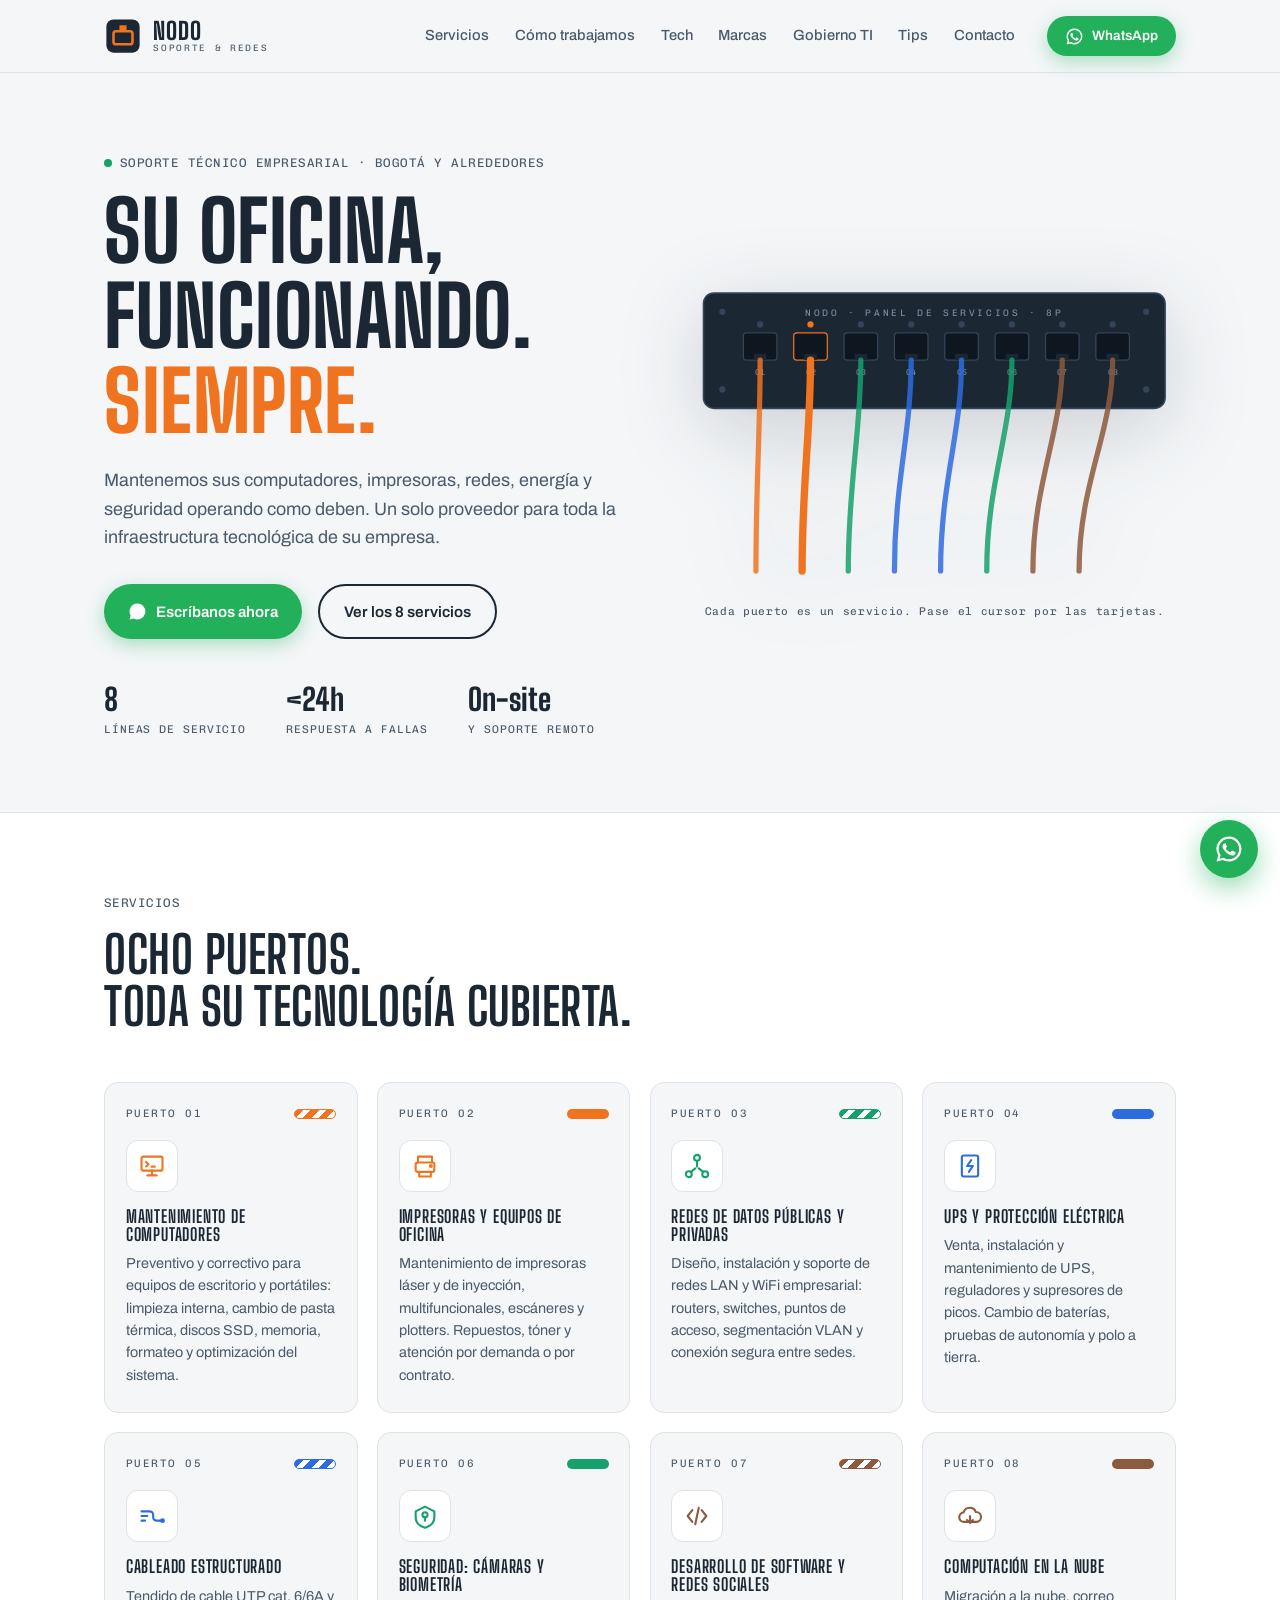
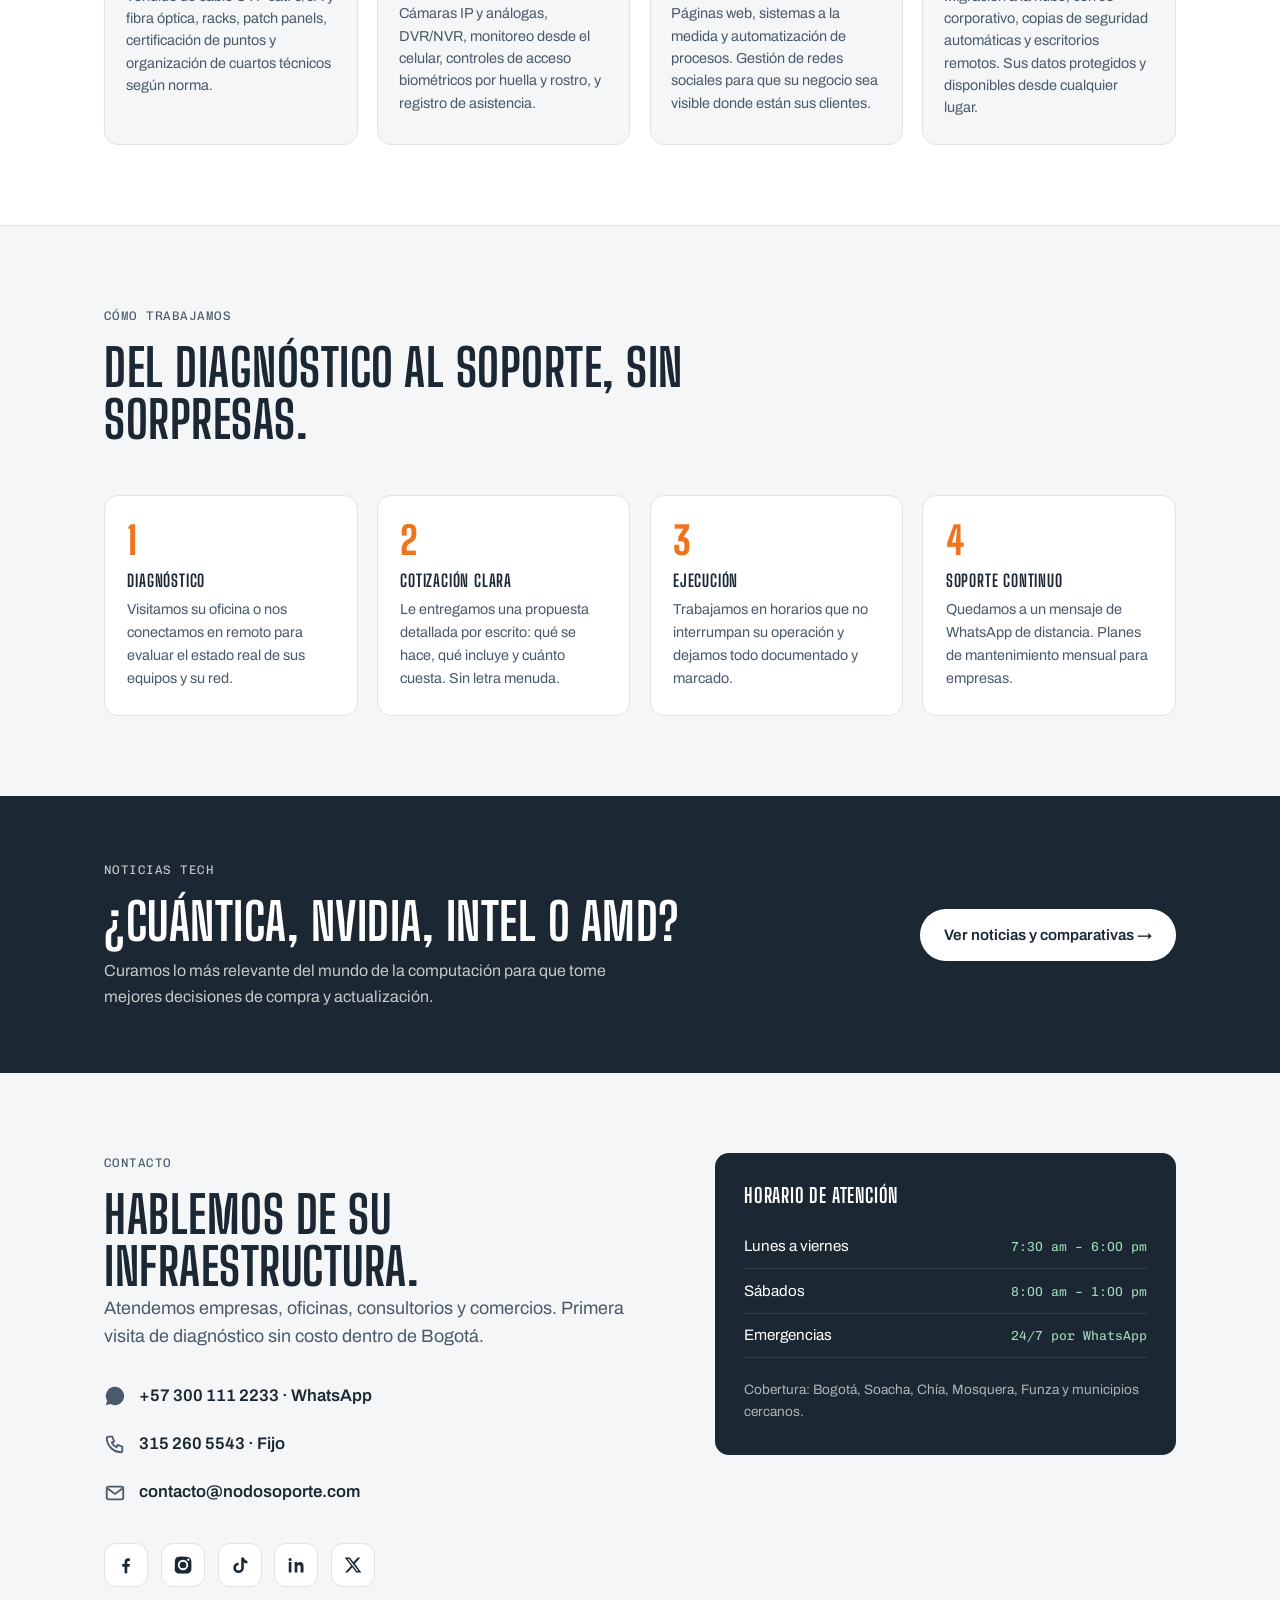
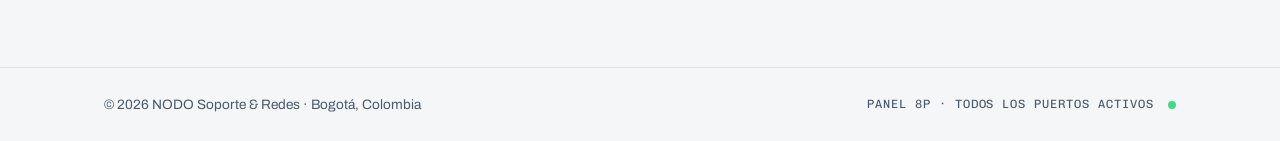
<file: index.html>
<!DOCTYPE html>
<html lang="es">
<head>
<meta charset="UTF-8">
<meta name="viewport" content="width=device-width, initial-scale=1.0">
<title>NODO Soporte &amp; Redes — Mantenimiento de computadores y equipos de oficina</title>
<meta name="description" content="Mantenimiento de computadores, impresoras, redes de datos, UPS, cableado estructurado, cámaras de seguridad, software y nube. Soporte técnico empresarial en Bogotá.">
<link rel="preconnect" href="https://fonts.googleapis.com">
<link rel="preconnect" href="https://fonts.gstatic.com" crossorigin>
<link href="https://fonts.googleapis.com/css2?family=Big+Shoulders+Display:wght@600;700;800&family=Archivo:wght@400;500;600;700&family=Chivo+Mono:wght@400;500&display=swap" rel="stylesheet">
<link rel="stylesheet" href="css/styles.css">
<link rel="icon" href="data:image/svg+xml,<svg xmlns='http://www.w3.org/2000/svg' viewBox='0 0 32 32'><rect width='32' height='32' rx='6' fill='%231B2733'/><rect x='8' y='10' width='16' height='12' rx='2' fill='none' stroke='%23F0731F' stroke-width='2'/><rect x='13' y='6' width='6' height='4' fill='%23F0731F'/></svg>">
</head>
<body>

<header class="site-header" id="top">
  <div class="wrap header-inner">
    <a class="brand" href="#top" aria-label="NODO Soporte y Redes — inicio">
      <svg class="brand-mark" viewBox="0 0 32 32" aria-hidden="true">
        <rect x="2" y="2" width="28" height="28" rx="6" fill="var(--ink)"/>
        <rect x="8" y="12" width="16" height="11" rx="2" fill="none" stroke="var(--naranja)" stroke-width="2.2"/>
        <rect x="13" y="7" width="6" height="5" fill="var(--naranja)"/>
      </svg>
      <span class="brand-name">NODO<small>Soporte &amp; Redes</small></span>
    </a>

    <nav class="main-nav" id="mainNav" aria-label="Navegación principal">
      <a href="#servicios">Servicios</a>
      <a href="#proceso">Cómo trabajamos</a>
      <a href="noticias.html">Tech</a>
      <a href="marcas.html">Marcas</a>
      <a href="gobierno.html">Gobierno TI</a>
      <a href="tips.html">Tips</a>
      <a href="#contacto">Contacto</a>
    </nav>

    <a class="btn btn-wa header-cta" href="https://wa.me/573502605543?text=Hola%2C%20necesito%20soporte%20t%C3%A9cnico" target="_blank" rel="noopener">
      <svg viewBox="0 0 24 24" aria-hidden="true"><path fill="currentColor" d="M12 2a10 10 0 0 0-8.6 15.1L2 22l5-1.3A10 10 0 1 0 12 2Zm0 18.2a8.2 8.2 0 0 1-4.2-1.1l-.3-.2-3 .8.8-2.9-.2-.3A8.2 8.2 0 1 1 12 20.2Zm4.5-6.1c-.2-.1-1.5-.7-1.7-.8s-.4-.1-.6.1-.7.8-.8 1-.3.2-.5.1a6.7 6.7 0 0 1-2-1.2 7.4 7.4 0 0 1-1.4-1.7c-.1-.2 0-.4.1-.5l.4-.5a1.7 1.7 0 0 0 .3-.4.5.5 0 0 0 0-.4c0-.1-.6-1.4-.8-1.9s-.4-.4-.6-.4h-.5a1 1 0 0 0-.7.3 2.9 2.9 0 0 0-.9 2.1 5 5 0 0 0 1.1 2.7 11.4 11.4 0 0 0 4.4 3.9 14.6 14.6 0 0 0 1.5.5 3.5 3.5 0 0 0 1.6.1 2.6 2.6 0 0 0 1.7-1.2 2.1 2.1 0 0 0 .2-1.2c-.1-.1-.3-.2-.5-.3Z"/></svg>
      WhatsApp
    </a>

    <button class="nav-toggle" id="navToggle" aria-label="Abrir menú" aria-expanded="false">
      <span></span><span></span><span></span>
    </button>
  </div>
</header>

<!-- ============ HERO ============ -->
<section class="hero">
  <div class="wrap hero-grid">
    <div class="hero-copy reveal">
      <p class="eyebrow"><span class="led"></span> Soporte técnico empresarial · Bogotá y alrededores</p>
      <h1>Su oficina,<br>funcionando.<br><em>Siempre.</em></h1>
      <p class="lead">Mantenemos sus computadores, impresoras, redes, energía y seguridad operando como deben. Un solo proveedor para toda la infraestructura tecnológica de su empresa.</p>
      <div class="hero-actions">
        <a class="btn btn-wa" href="https://wa.me/573502605543?text=Hola%2C%20quiero%20una%20cotizaci%C3%B3n" target="_blank" rel="noopener">
          <svg viewBox="0 0 24 24" aria-hidden="true"><path fill="currentColor" d="M12 2a10 10 0 0 0-8.6 15.1L2 22l5-1.3A10 10 0 1 0 12 2Z"/></svg>
          Escríbanos ahora
        </a>
        <a class="btn btn-ghost" href="#servicios">Ver los 8 servicios</a>
      </div>
      <ul class="hero-stats">
        <li><strong>8</strong><span>líneas de servicio</span></li>
        <li><strong>&lt;24h</strong><span>respuesta a fallas</span></li>
        <li><strong>On-site</strong><span>y soporte remoto</span></li>
      </ul>
    </div>

    <!-- Firma visual: panel de parcheo con los 8 servicios -->
    <figure class="hero-panel reveal" aria-label="Panel de parcheo con 8 puertos, uno por cada servicio">
      <svg viewBox="0 0 460 300" class="panel-svg" role="img">
        <rect x="10" y="20" width="440" height="110" rx="10" fill="#1B2733"/>
        <rect x="10" y="20" width="440" height="110" rx="10" fill="none" stroke="#33455A" stroke-width="1.5"/>
        <circle cx="28" cy="38" r="3" fill="#33455A"/><circle cx="432" cy="38" r="3" fill="#33455A"/>
        <circle cx="28" cy="112" r="3" fill="#33455A"/><circle cx="432" cy="112" r="3" fill="#33455A"/>
        <text x="230" y="42" text-anchor="middle" class="panel-label">NODO · PANEL DE SERVICIOS · 8P</text>
        <g id="ports"></g>
        <g id="cables"></g>
      </svg>
      <figcaption class="panel-caption">Cada puerto es un servicio. Pase el cursor por las tarjetas.</figcaption>
    </figure>
  </div>
</section>

<!-- ============ SERVICIOS ============ -->
<section class="services" id="servicios">
  <div class="wrap">
    <div class="section-head reveal">
      <p class="eyebrow">Servicios</p>
      <h2>Ocho puertos.<br>Toda su tecnología cubierta.</h2>
    </div>

    <div class="port-grid">

      <article class="port reveal" data-port="1" style="--pc:var(--naranja);--stripe:1">
        <header><span class="port-num">PUERTO 01</span><span class="pair" aria-hidden="true"></span></header>
        <div class="port-icon" aria-hidden="true">
          <svg viewBox="0 0 24 24"><rect x="3" y="4" width="18" height="12" rx="1.5"/><path d="M8 20h8M12 16v4"/><path d="M7 8.5l2 2-2 2M11.5 12.5h3"/></svg>
        </div>
        <h3>Mantenimiento de computadores</h3>
        <p>Preventivo y correctivo para equipos de escritorio y portátiles: limpieza interna, cambio de pasta térmica, discos SSD, memoria, formateo y optimización del sistema.</p>
      </article>

      <article class="port reveal" data-port="2" style="--pc:var(--naranja)">
        <header><span class="port-num">PUERTO 02</span><span class="pair" aria-hidden="true"></span></header>
        <div class="port-icon" aria-hidden="true">
          <svg viewBox="0 0 24 24"><path d="M6 9V4h12v5"/><rect x="4" y="9" width="16" height="8" rx="1.5"/><path d="M7 17v4h10v-4"/><circle cx="17" cy="12" r=".8" fill="currentColor"/></svg>
        </div>
        <h3>Impresoras y equipos de oficina</h3>
        <p>Mantenimiento de impresoras láser y de inyección, multifuncionales, escáneres y plotters. Repuestos, tóner y atención por demanda o por contrato.</p>
      </article>

      <article class="port reveal" data-port="3" style="--pc:var(--verde);--stripe:1">
        <header><span class="port-num">PUERTO 03</span><span class="pair" aria-hidden="true"></span></header>
        <div class="port-icon" aria-hidden="true">
          <svg viewBox="0 0 24 24"><circle cx="12" cy="5" r="2.5"/><circle cx="5" cy="19" r="2.5"/><circle cx="19" cy="19" r="2.5"/><path d="M12 7.5v5M10.5 14l-3.8 3M13.5 14l3.8 3"/></svg>
        </div>
        <h3>Redes de datos públicas y privadas</h3>
        <p>Diseño, instalación y soporte de redes LAN y WiFi empresarial: routers, switches, puntos de acceso, segmentación VLAN y conexión segura entre sedes.</p>
      </article>

      <article class="port reveal" data-port="4" style="--pc:var(--azul)">
        <header><span class="port-num">PUERTO 04</span><span class="pair" aria-hidden="true"></span></header>
        <div class="port-icon" aria-hidden="true">
          <svg viewBox="0 0 24 24"><rect x="5" y="3" width="14" height="18" rx="1.5"/><path d="M13 7l-3.5 5h5L11 17"/></svg>
        </div>
        <h3>UPS y protección eléctrica</h3>
        <p>Venta, instalación y mantenimiento de UPS, reguladores y supresores de picos. Cambio de baterías, pruebas de autonomía y polo a tierra.</p>
      </article>

      <article class="port reveal" data-port="5" style="--pc:var(--azul);--stripe:1">
        <header><span class="port-num">PUERTO 05</span><span class="pair" aria-hidden="true"></span></header>
        <div class="port-icon" aria-hidden="true">
          <svg viewBox="0 0 24 24"><path d="M3 8h7a3 3 0 0 1 3 3v2a3 3 0 0 0 3 3h5"/><path d="M3 12h5M3 16h3"/><circle cx="21" cy="16" r="1.2" fill="currentColor"/></svg>
        </div>
        <h3>Cableado estructurado</h3>
        <p>Tendido de cable UTP cat. 6/6A y fibra óptica, racks, patch panels, certificación de puntos y organización de cuartos técnicos según norma.</p>
      </article>

      <article class="port reveal" data-port="6" style="--pc:var(--verde)">
        <header><span class="port-num">PUERTO 06</span><span class="pair" aria-hidden="true"></span></header>
        <div class="port-icon" aria-hidden="true">
          <svg viewBox="0 0 24 24"><path d="M4 8l8-4 8 4v5c0 4.5-3.2 7.6-8 9-4.8-1.4-8-4.5-8-9Z"/><circle cx="12" cy="11" r="2.2"/><path d="M12 13.2V16"/></svg>
        </div>
        <h3>Seguridad: cámaras y biometría</h3>
        <p>Cámaras IP y análogas, DVR/NVR, monitoreo desde el celular, controles de acceso biométricos por huella y rostro, y registro de asistencia.</p>
      </article>

      <article class="port reveal" data-port="7" style="--pc:var(--cafe);--stripe:1">
        <header><span class="port-num">PUERTO 07</span><span class="pair" aria-hidden="true"></span></header>
        <div class="port-icon" aria-hidden="true">
          <svg viewBox="0 0 24 24"><path d="M8 7l-4 5 4 5M16 7l4 5-4 5M13.5 5l-3 14"/></svg>
        </div>
        <h3>Desarrollo de software y redes sociales</h3>
        <p>Páginas web, sistemas a la medida y automatización de procesos. Gestión de redes sociales para que su negocio sea visible donde están sus clientes.</p>
      </article>

      <article class="port reveal" data-port="8" style="--pc:var(--cafe)">
        <header><span class="port-num">PUERTO 08</span><span class="pair" aria-hidden="true"></span></header>
        <div class="port-icon" aria-hidden="true">
          <svg viewBox="0 0 24 24"><path d="M7 17a4 4 0 0 1-.5-8A5.5 5.5 0 0 1 17 8.6 3.8 3.8 0 0 1 17.5 17Z"/><path d="M12 12v6M9.5 15.5L12 18l2.5-2.5"/></svg>
        </div>
        <h3>Computación en la nube</h3>
        <p>Migración a la nube, correo corporativo, copias de seguridad automáticas y escritorios remotos. Sus datos protegidos y disponibles desde cualquier lugar.</p>
      </article>

    </div>
  </div>
</section>

<!-- ============ PROCESO ============ -->
<section class="process" id="proceso">
  <div class="wrap">
    <div class="section-head reveal">
      <p class="eyebrow">Cómo trabajamos</p>
      <h2>Del diagnóstico al soporte, sin sorpresas.</h2>
    </div>
    <ol class="steps">
      <li class="reveal"><span class="step-num">1</span><h3>Diagnóstico</h3><p>Visitamos su oficina o nos conectamos en remoto para evaluar el estado real de sus equipos y su red.</p></li>
      <li class="reveal"><span class="step-num">2</span><h3>Cotización clara</h3><p>Le entregamos una propuesta detallada por escrito: qué se hace, qué incluye y cuánto cuesta. Sin letra menuda.</p></li>
      <li class="reveal"><span class="step-num">3</span><h3>Ejecución</h3><p>Trabajamos en horarios que no interrumpan su operación y dejamos todo documentado y marcado.</p></li>
      <li class="reveal"><span class="step-num">4</span><h3>Soporte continuo</h3><p>Quedamos a un mensaje de WhatsApp de distancia. Planes de mantenimiento mensual para empresas.</p></li>
    </ol>
  </div>
</section>

<!-- ============ NOTICIAS TEASER ============ -->
<section class="news-teaser">
  <div class="wrap news-teaser-inner reveal">
    <div>
      <p class="eyebrow eyebrow-light">Noticias tech</p>
      <h2>¿Cuántica, NVIDIA, Intel o AMD?</h2>
      <p>Curamos lo más relevante del mundo de la computación para que tome mejores decisiones de compra y actualización.</p>
    </div>
    <a class="btn btn-light" href="noticias.html">Ver noticias y comparativas →</a>
  </div>
</section>

<!-- ============ CONTACTO ============ -->
<section class="contact" id="contacto">
  <div class="wrap contact-grid">
    <div class="reveal">
      <p class="eyebrow">Contacto</p>
      <h2>Hablemos de su infraestructura.</h2>
      <p class="lead">Atendemos empresas, oficinas, consultorios y comercios. Primera visita de diagnóstico sin costo dentro de Bogotá.</p>
      <ul class="contact-list">
        <li>
          <a href="https://wa.me/573502605543" target="_blank" rel="noopener">
            <svg viewBox="0 0 24 24" aria-hidden="true"><path fill="currentColor" d="M12 2a10 10 0 0 0-8.6 15.1L2 22l5-1.3A10 10 0 1 0 12 2Z"/></svg>
            +57 300 111 2233 · WhatsApp
          </a>
        </li>
        <li>
          <a href="tel:+573502605543">
            <svg viewBox="0 0 24 24" aria-hidden="true"><path fill="none" stroke="currentColor" stroke-width="2" d="M5 4h4l2 5-2.5 1.5a11 11 0 0 0 5 5L15 13l5 2v4a2 2 0 0 1-2 2A16 16 0 0 1 3 6a2 2 0 0 1 2-2Z"/></svg>
            315 260 5543 · Fijo
          </a>
        </li>
        <li>
          <a href="mailto:contacto@nodosoporte.com">
            <svg viewBox="0 0 24 24" aria-hidden="true"><rect x="3" y="5" width="18" height="14" rx="2" fill="none" stroke="currentColor" stroke-width="2"/><path fill="none" stroke="currentColor" stroke-width="2" d="m4 7 8 6 8-6"/></svg>
            contacto@nodosoporte.com
          </a>
        </li>
      </ul>
      <div class="socials" aria-label="Redes sociales">
        <a href="https://facebook.com/" target="_blank" rel="noopener" aria-label="Facebook"><svg viewBox="0 0 24 24"><path fill="currentColor" d="M13.5 22v-8h2.7l.4-3.2h-3.1V8.7c0-.9.3-1.6 1.7-1.6h1.5V4.2A22 22 0 0 0 14.5 4c-2.5 0-4.2 1.5-4.2 4.3v2.5H7.5V14h2.8v8Z"/></svg></a>
        <a href="https://instagram.com/" target="_blank" rel="noopener" aria-label="Instagram"><svg viewBox="0 0 24 24"><path fill="currentColor" d="M12 2.2c3.2 0 3.6 0 4.8.1a6.6 6.6 0 0 1 2.2.4 4.5 4.5 0 0 1 2.6 2.6 6.6 6.6 0 0 1 .4 2.2c.1 1.2.1 1.6.1 4.8s0 3.6-.1 4.8a6.6 6.6 0 0 1-.4 2.2 4.5 4.5 0 0 1-2.6 2.6 6.6 6.6 0 0 1-2.2.4c-1.2.1-1.6.1-4.8.1s-3.6 0-4.8-.1a6.6 6.6 0 0 1-2.2-.4 4.5 4.5 0 0 1-2.6-2.6 6.6 6.6 0 0 1-.4-2.2C2.2 15.6 2.2 15.2 2.2 12s0-3.6.1-4.8a6.6 6.6 0 0 1 .4-2.2 4.5 4.5 0 0 1 2.6-2.6 6.6 6.6 0 0 1 2.2-.4c1.2-.1 1.6-.1 4.5-.1Zm0 3.6A6.2 6.2 0 1 0 18.2 12 6.2 6.2 0 0 0 12 5.8Zm0 10.2A4 4 0 1 1 16 12a4 4 0 0 1-4 4Zm6.4-11.7a1.4 1.4 0 1 0 1.4 1.4 1.4 1.4 0 0 0-1.4-1.4Z"/></svg></a>
        <a href="https://tiktok.com/" target="_blank" rel="noopener" aria-label="TikTok"><svg viewBox="0 0 24 24"><path fill="currentColor" d="M16.6 3a5.4 5.4 0 0 0 4.3 4.3v3a8.4 8.4 0 0 1-4.3-1.4v6.4A6.3 6.3 0 1 1 10.3 9v3.2a3.2 3.2 0 1 0 3.2 3.2V3Z"/></svg></a>
        <a href="https://linkedin.com/" target="_blank" rel="noopener" aria-label="LinkedIn"><svg viewBox="0 0 24 24"><path fill="currentColor" d="M6.5 8.5H3.3V21h3.2ZM4.9 3.5a1.9 1.9 0 1 0 1.9 1.9 1.9 1.9 0 0 0-1.9-1.9ZM21 13.4c0-3.3-1.8-4.9-4.2-4.9a3.6 3.6 0 0 0-3.3 1.8V8.5H10.4V21h3.2v-6.6c0-1.4.7-2.3 2-2.3s1.9.9 1.9 2.3V21H21Z"/></svg></a>
        <a href="https://x.com/" target="_blank" rel="noopener" aria-label="X"><svg viewBox="0 0 24 24"><path fill="currentColor" d="M17.8 3h3l-6.6 7.6L22 21h-6.1l-4.8-6.3L5.6 21h-3l7.1-8.1L2 3h6.2l4.3 5.7Zm-1.1 16.2h1.7L7.3 4.7H5.5Z"/></svg></a>
      </div>
    </div>
    <div class="contact-card reveal">
      <h3>Horario de atención</h3>
      <table class="hours">
        <tr><td>Lunes a viernes</td><td>7:30 am – 6:00 pm</td></tr>
        <tr><td>Sábados</td><td>8:00 am – 1:00 pm</td></tr>
        <tr><td>Emergencias</td><td>24/7 por WhatsApp</td></tr>
      </table>
      <p class="note">Cobertura: Bogotá, Soacha, Chía, Mosquera, Funza y municipios cercanos.</p>
    </div>
  </div>
</section>

<footer class="site-footer">
  <div class="wrap footer-inner">
    <p>© <span id="year"></span> NODO Soporte &amp; Redes · Bogotá, Colombia</p>
    <p class="mono">PANEL 8P · TODOS LOS PUERTOS ACTIVOS <span class="led led-green"></span></p>
  </div>
</footer>

<a class="wa-float" href="https://wa.me/573502605543?text=Hola%2C%20necesito%20soporte%20t%C3%A9cnico" target="_blank" rel="noopener" aria-label="Escribir por WhatsApp">
  <svg viewBox="0 0 24 24" aria-hidden="true"><path fill="currentColor" d="M12 2a10 10 0 0 0-8.6 15.1L2 22l5-1.3A10 10 0 1 0 12 2Zm0 18.2a8.2 8.2 0 0 1-4.2-1.1l-.3-.2-3 .8.8-2.9-.2-.3A8.2 8.2 0 1 1 12 20.2Zm4.5-6.1c-.2-.1-1.5-.7-1.7-.8s-.4-.1-.6.1-.7.8-.8 1-.3.2-.5.1a6.7 6.7 0 0 1-2-1.2 7.4 7.4 0 0 1-1.4-1.7c-.1-.2 0-.4.1-.5l.4-.5a1.7 1.7 0 0 0 .3-.4.5.5 0 0 0 0-.4c0-.1-.6-1.4-.8-1.9s-.4-.4-.6-.4h-.5a1 1 0 0 0-.7.3 2.9 2.9 0 0 0-.9 2.1 5 5 0 0 0 1.1 2.7 11.4 11.4 0 0 0 4.4 3.9 14.6 14.6 0 0 0 1.5.5 3.5 3.5 0 0 0 1.6.1 2.6 2.6 0 0 0 1.7-1.2 2.1 2.1 0 0 0 .2-1.2c-.1-.1-.3-.2-.5-.3Z"/></svg>
</a>

<script src="js/main.js"></script>
</body>
</html>
</file>
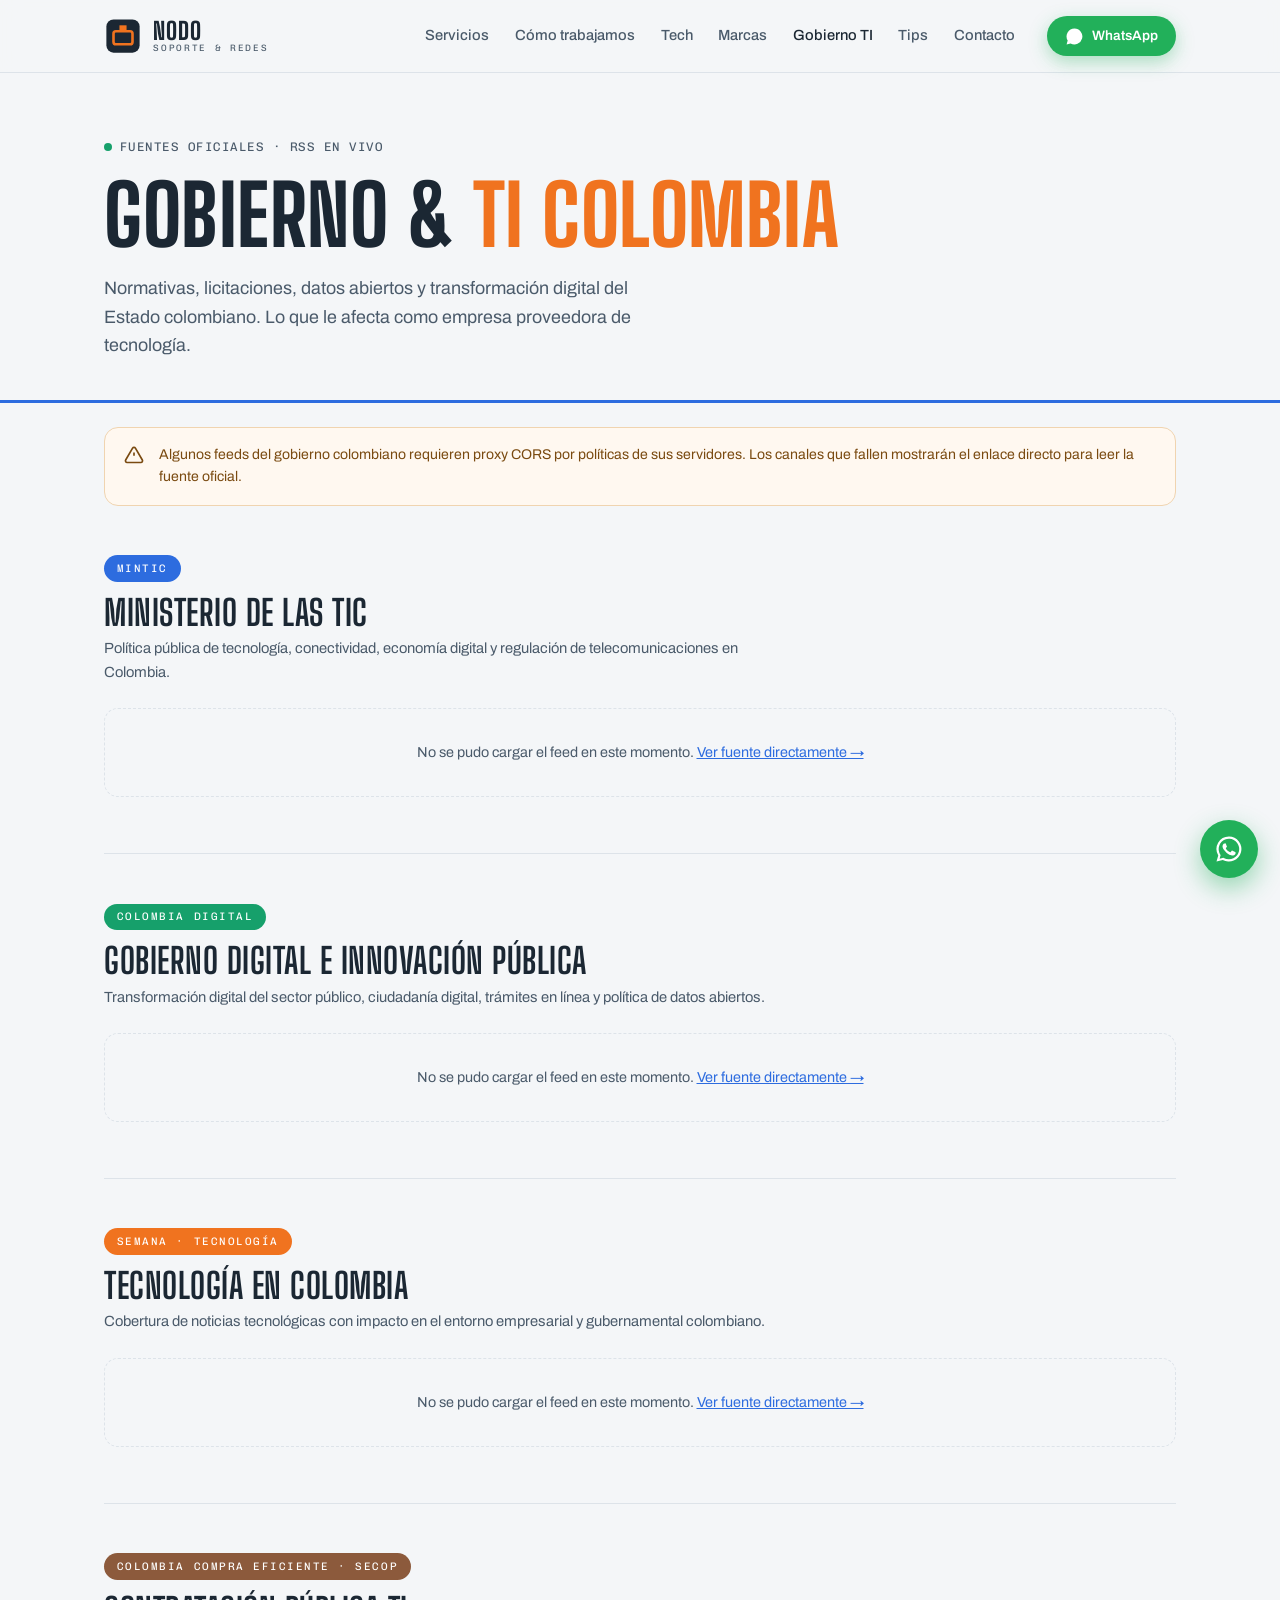
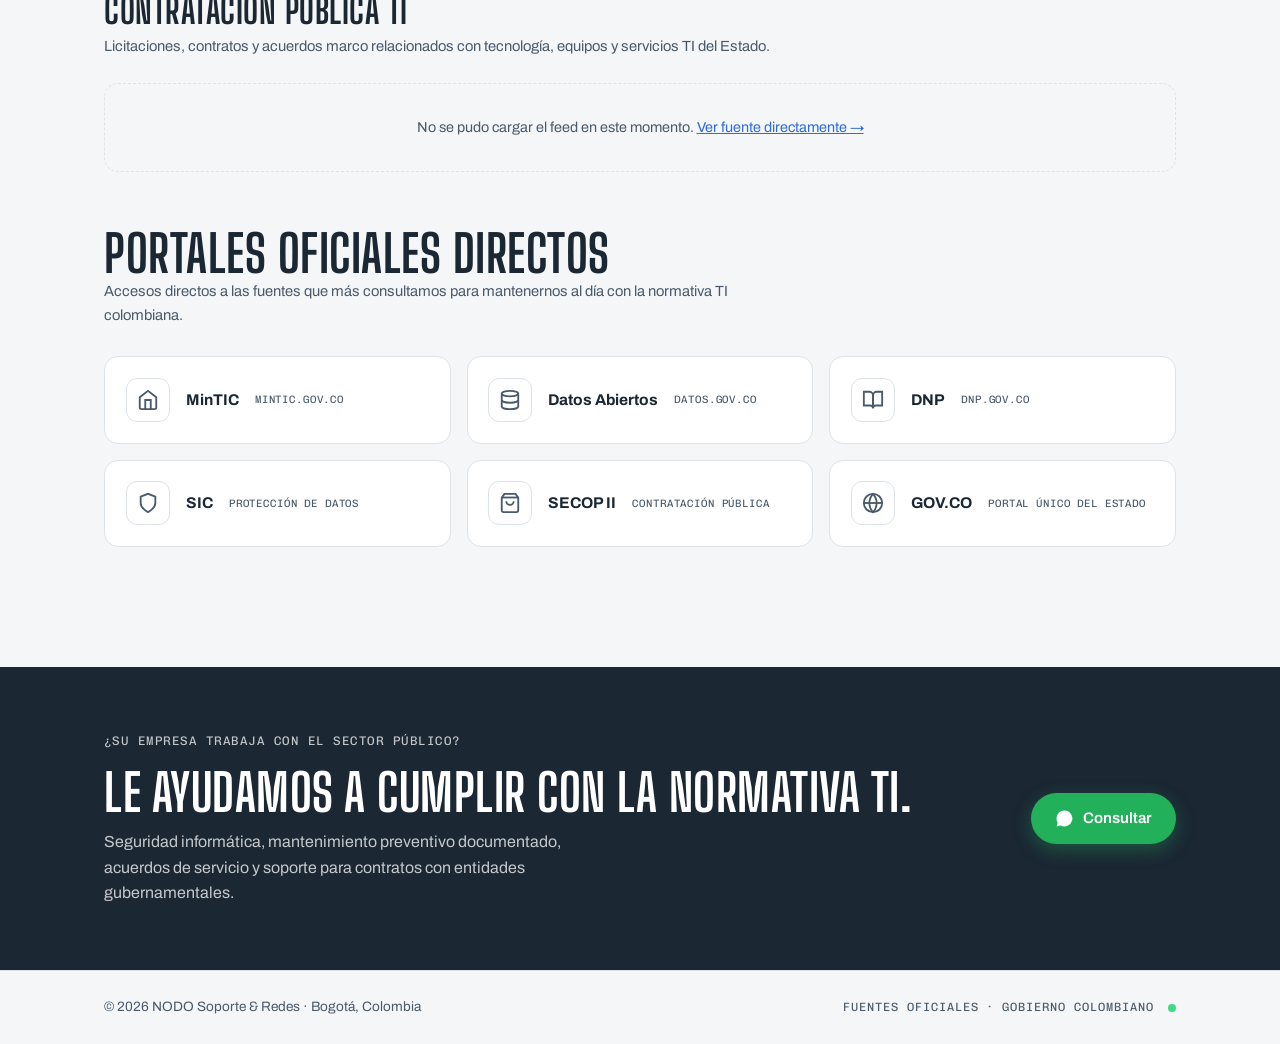
<file: gobierno.html>
<!DOCTYPE html>
<html lang="es">
<head>
<meta charset="UTF-8">
<meta name="viewport" content="width=device-width, initial-scale=1.0">
<title>Gobierno &amp; TI Colombia — NODO Soporte &amp; Redes</title>
<meta name="description" content="Noticias de tecnología del gobierno colombiano: MinTIC, datos abiertos, normativas TI, DNP y transformación digital pública.">
<link rel="preconnect" href="https://fonts.googleapis.com">
<link rel="preconnect" href="https://fonts.gstatic.com" crossorigin>
<link href="https://fonts.googleapis.com/css2?family=Big+Shoulders+Display:wght@600;700;800&family=Archivo:wght@400;500;600;700&family=Chivo+Mono:wght@400;500&display=swap" rel="stylesheet">
<link rel="stylesheet" href="css/styles.css">
<link rel="stylesheet" href="css/rss.css">
<link rel="icon" href="data:image/svg+xml,<svg xmlns='http://www.w3.org/2000/svg' viewBox='0 0 32 32'><rect width='32' height='32' rx='6' fill='%231B2733'/><rect x='8' y='10' width='16' height='12' rx='2' fill='none' stroke='%23F0731F' stroke-width='2'/><rect x='13' y='6' width='6' height='4' fill='%23F0731F'/></svg>">
</head>
<body>

<header class="site-header" id="top">
  <div class="wrap header-inner">
    <a class="brand" href="index.html" aria-label="NODO inicio">
      <svg class="brand-mark" viewBox="0 0 32 32" aria-hidden="true">
        <rect x="2" y="2" width="28" height="28" rx="6" fill="var(--ink)"/>
        <rect x="8" y="12" width="16" height="11" rx="2" fill="none" stroke="var(--naranja)" stroke-width="2.2"/>
        <rect x="13" y="7" width="6" height="5" fill="var(--naranja)"/>
      </svg>
      <span class="brand-name">NODO<small>Soporte &amp; Redes</small></span>
    </a>
    <nav class="main-nav" id="mainNav" aria-label="Navegación principal">
      <a href="index.html#servicios">Servicios</a>
      <a href="index.html#proceso">Cómo trabajamos</a>
      <a href="noticias.html">Tech</a>
      <a href="marcas.html">Marcas</a>
      <a href="gobierno.html" class="active">Gobierno TI</a>
      <a href="tips.html">Tips</a>
      <a href="index.html#contacto">Contacto</a>
    </nav>
    <a class="btn btn-wa header-cta" href="https://wa.me/573502605543" target="_blank" rel="noopener">
      <svg viewBox="0 0 24 24" aria-hidden="true"><path fill="currentColor" d="M12 2a10 10 0 0 0-8.6 15.1L2 22l5-1.3A10 10 0 1 0 12 2Z"/></svg>
      WhatsApp
    </a>
    <button class="nav-toggle" id="navToggle" aria-label="Abrir menú" aria-expanded="false">
      <span></span><span></span><span></span>
    </button>
  </div>
</header>

<section class="rss-hero" style="--hero-accent:var(--azul)">
  <div class="wrap reveal">
    <p class="eyebrow"><span class="led"></span> Fuentes oficiales · RSS en vivo</p>
    <h1>Gobierno &amp; <em>TI Colombia</em></h1>
    <p class="lead">Normativas, licitaciones, datos abiertos y transformación digital del Estado colombiano. Lo que le afecta como empresa proveedora de tecnología.</p>
  </div>
</section>

<!-- ===== AVISO CORS ===== -->
<div class="wrap">
  <div class="cors-notice reveal">
    <svg viewBox="0 0 24 24" aria-hidden="true"><path fill="none" stroke="currentColor" stroke-width="2" d="M12 9v4M12 17h.01M10.3 3.7L2 18a2 2 0 0 0 1.7 3h16.6A2 2 0 0 0 22 18L13.7 3.7a2 2 0 0 0-3.4 0Z"/></svg>
    <p>Algunos feeds del gobierno colombiano requieren proxy CORS por políticas de sus servidores. Los canales que fallen mostrarán el enlace directo para leer la fuente oficial.</p>
  </div>
</div>

<main class="rss-main">
  <div class="wrap">

    <!-- MinTIC -->
    <section class="rss-channel reveal"
      data-feed="https://api.rss2json.com/v1/api.json?rss_url=https%3A%2F%2Fwww.mintic.gov.co%2Fportal%2Frss%2Fnoticias.xml&count=4"
      data-fallback="https://www.mintic.gov.co/portal/inicio/Sala-de-prensa/Noticias/"
      data-color="var(--azul)">
      <div class="ch-head">
        <span class="ch-badge" style="--bc:var(--azul)">MinTIC</span>
        <h2>Ministerio de las TIC</h2>
        <p class="ch-desc">Política pública de tecnología, conectividad, economía digital y regulación de telecomunicaciones en Colombia.</p>
      </div>
      <div class="ch-grid" id="feed-mintic">
        <div class="rss-skeleton"></div><div class="rss-skeleton"></div>
        <div class="rss-skeleton"></div><div class="rss-skeleton"></div>
      </div>
    </section>

    <!-- Colombia Digital / Gobierno Digital -->
    <section class="rss-channel reveal"
      data-feed="https://api.rss2json.com/v1/api.json?rss_url=https%3A%2F%2Fwww.colombiadigital.net%2Ffeed%2F&count=4"
      data-fallback="https://www.colombiadigital.net/"
      data-color="var(--verde)">
      <div class="ch-head">
        <span class="ch-badge" style="--bc:var(--verde)">Colombia Digital</span>
        <h2>Gobierno digital e innovación pública</h2>
        <p class="ch-desc">Transformación digital del sector público, ciudadanía digital, trámites en línea y política de datos abiertos.</p>
      </div>
      <div class="ch-grid" id="feed-coldigital">
        <div class="rss-skeleton"></div><div class="rss-skeleton"></div>
        <div class="rss-skeleton"></div><div class="rss-skeleton"></div>
      </div>
    </section>

    <!-- Semana Tecnología (noticias Colombia tech) -->
    <section class="rss-channel reveal"
      data-feed="https://api.rss2json.com/v1/api.json?rss_url=https%3A%2F%2Fwww.semana.com%2Frss%2Ftecnologia%2F&count=4"
      data-fallback="https://www.semana.com/tecnologia/"
      data-color="var(--naranja)">
      <div class="ch-head">
        <span class="ch-badge" style="--bc:var(--naranja)">Semana · Tecnología</span>
        <h2>Tecnología en Colombia</h2>
        <p class="ch-desc">Cobertura de noticias tecnológicas con impacto en el entorno empresarial y gubernamental colombiano.</p>
      </div>
      <div class="ch-grid" id="feed-semana">
        <div class="rss-skeleton"></div><div class="rss-skeleton"></div>
        <div class="rss-skeleton"></div><div class="rss-skeleton"></div>
      </div>
    </section>

    <!-- SECOP / Contratación pública -->
    <section class="rss-channel reveal"
      data-feed="https://api.rss2json.com/v1/api.json?rss_url=https%3A%2F%2Fwww.colombiacompra.gov.co%2Frss.xml&count=4"
      data-fallback="https://www.colombiacompra.gov.co/secop/secop-ii"
      data-color="var(--cafe)">
      <div class="ch-head">
        <span class="ch-badge" style="--bc:var(--cafe)">Colombia Compra Eficiente · SECOP</span>
        <h2>Contratación pública TI</h2>
        <p class="ch-desc">Licitaciones, contratos y acuerdos marco relacionados con tecnología, equipos y servicios TI del Estado.</p>
      </div>
      <div class="ch-grid" id="feed-secop">
        <div class="rss-skeleton"></div><div class="rss-skeleton"></div>
        <div class="rss-skeleton"></div><div class="rss-skeleton"></div>
      </div>
    </section>

    <!-- Bloque informativo: enlaces directos gobierno -->
    <section class="gov-links reveal">
      <h2>Portales oficiales directos</h2>
      <p class="ch-desc" style="margin-bottom:1.8rem">Accesos directos a las fuentes que más consultamos para mantenernos al día con la normativa TI colombiana.</p>
      <div class="gov-grid">
        <a class="gov-card" href="https://www.mintic.gov.co/" target="_blank" rel="noopener">
          <span class="gov-icon" style="--gi:var(--azul)">
            <svg viewBox="0 0 24 24"><path fill="none" stroke="currentColor" stroke-width="2" d="M3 9l9-7 9 7v11a2 2 0 0 1-2 2H5a2 2 0 0 1-2-2Z"/><polyline points="9 22 9 12 15 12 15 22" fill="none" stroke="currentColor" stroke-width="2"/></svg>
          </span>
          <strong>MinTIC</strong>
          <span>mintic.gov.co</span>
        </a>
        <a class="gov-card" href="https://datos.gov.co/" target="_blank" rel="noopener">
          <span class="gov-icon" style="--gi:var(--verde)">
            <svg viewBox="0 0 24 24"><ellipse cx="12" cy="5" rx="9" ry="3" fill="none" stroke="currentColor" stroke-width="2"/><path fill="none" stroke="currentColor" stroke-width="2" d="M3 5v14a9 3 0 0 0 18 0V5"/><path fill="none" stroke="currentColor" stroke-width="2" d="M3 12a9 3 0 0 0 18 0"/></svg>
          </span>
          <strong>Datos Abiertos</strong>
          <span>datos.gov.co</span>
        </a>
        <a class="gov-card" href="https://www.dnp.gov.co/" target="_blank" rel="noopener">
          <span class="gov-icon" style="--gi:var(--naranja)">
            <svg viewBox="0 0 24 24"><path fill="none" stroke="currentColor" stroke-width="2" d="M2 3h6a4 4 0 0 1 4 4v14a3 3 0 0 0-3-3H2Z"/><path fill="none" stroke="currentColor" stroke-width="2" d="M22 3h-6a4 4 0 0 0-4 4v14a3 3 0 0 1 3-3h7Z"/></svg>
          </span>
          <strong>DNP</strong>
          <span>dnp.gov.co</span>
        </a>
        <a class="gov-card" href="https://www.sic.gov.co/" target="_blank" rel="noopener">
          <span class="gov-icon" style="--gi:var(--cafe)">
            <svg viewBox="0 0 24 24"><path fill="none" stroke="currentColor" stroke-width="2" d="M12 22s8-4 8-10V5l-8-3-8 3v7c0 6 8 10 8 10Z"/></svg>
          </span>
          <strong>SIC</strong>
          <span>Protección de datos</span>
        </a>
        <a class="gov-card" href="https://www.colombiacompra.gov.co/" target="_blank" rel="noopener">
          <span class="gov-icon" style="--gi:var(--azul)">
            <svg viewBox="0 0 24 24"><path fill="none" stroke="currentColor" stroke-width="2" d="M6 2 3 6v14a2 2 0 0 0 2 2h14a2 2 0 0 0 2-2V6l-3-4Z"/><line x1="3" y1="6" x2="21" y2="6" stroke="currentColor" stroke-width="2"/><path fill="none" stroke="currentColor" stroke-width="2" d="M16 10a4 4 0 0 1-8 0"/></svg>
          </span>
          <strong>SECOP II</strong>
          <span>Contratación pública</span>
        </a>
        <a class="gov-card" href="https://www.gov.co/" target="_blank" rel="noopener">
          <span class="gov-icon" style="--gi:var(--verde)">
            <svg viewBox="0 0 24 24"><circle cx="12" cy="12" r="10" fill="none" stroke="currentColor" stroke-width="2"/><line x1="2" y1="12" x2="22" y2="12" stroke="currentColor" stroke-width="2"/><path fill="none" stroke="currentColor" stroke-width="2" d="M12 2a15.3 15.3 0 0 1 4 10 15.3 15.3 0 0 1-4 10 15.3 15.3 0 0 1-4-10 15.3 15.3 0 0 1 4-10Z"/></svg>
          </span>
          <strong>GOV.CO</strong>
          <span>Portal único del Estado</span>
        </a>
      </div>
    </section>

  </div>
</main>

<section class="news-teaser">
  <div class="wrap news-teaser-inner reveal">
    <div>
      <p class="eyebrow eyebrow-light">¿Su empresa trabaja con el sector público?</p>
      <h2>Le ayudamos a cumplir con la normativa TI.</h2>
      <p>Seguridad informática, mantenimiento preventivo documentado, acuerdos de servicio y soporte para contratos con entidades gubernamentales.</p>
    </div>
    <a class="btn btn-wa" href="https://wa.me/573502605543?text=Hola%2C%20necesito%20soporte%20TI%20para%20sector%20p%C3%BAblico" target="_blank" rel="noopener">
      <svg viewBox="0 0 24 24" aria-hidden="true"><path fill="currentColor" d="M12 2a10 10 0 0 0-8.6 15.1L2 22l5-1.3A10 10 0 1 0 12 2Z"/></svg>
      Consultar
    </a>
  </div>
</section>

<footer class="site-footer">
  <div class="wrap footer-inner">
    <p>© <span id="year"></span> NODO Soporte &amp; Redes · Bogotá, Colombia</p>
    <p class="mono">FUENTES OFICIALES · GOBIERNO COLOMBIANO <span class="led led-green"></span></p>
  </div>
</footer>

<a class="wa-float" href="https://wa.me/573502605543" target="_blank" rel="noopener" aria-label="WhatsApp">
  <svg viewBox="0 0 24 24" aria-hidden="true"><path fill="currentColor" d="M12 2a10 10 0 0 0-8.6 15.1L2 22l5-1.3A10 10 0 1 0 12 2Zm0 18.2a8.2 8.2 0 0 1-4.2-1.1l-.3-.2-3 .8.8-2.9-.2-.3A8.2 8.2 0 1 1 12 20.2Zm4.5-6.1c-.2-.1-1.5-.7-1.7-.8s-.4-.1-.6.1-.7.8-.8 1-.3.2-.5.1a6.7 6.7 0 0 1-2-1.2 7.4 7.4 0 0 1-1.4-1.7c-.1-.2 0-.4.1-.5l.4-.5a1.7 1.7 0 0 0 .3-.4.5.5 0 0 0 0-.4c0-.1-.6-1.4-.8-1.9s-.4-.4-.6-.4h-.5a1 1 0 0 0-.7.3 2.9 2.9 0 0 0-.9 2.1 5 5 0 0 0 1.1 2.7 11.4 11.4 0 0 0 4.4 3.9 14.6 14.6 0 0 0 1.5.5 3.5 3.5 0 0 0 1.6.1 2.6 2.6 0 0 0 1.7-1.2 2.1 2.1 0 0 0 .2-1.2c-.1-.1-.3-.2-.5-.3Z"/></svg>
</a>

<script src="js/main.js"></script>
<script src="js/rss.js"></script>
</body>
</html>
</file>
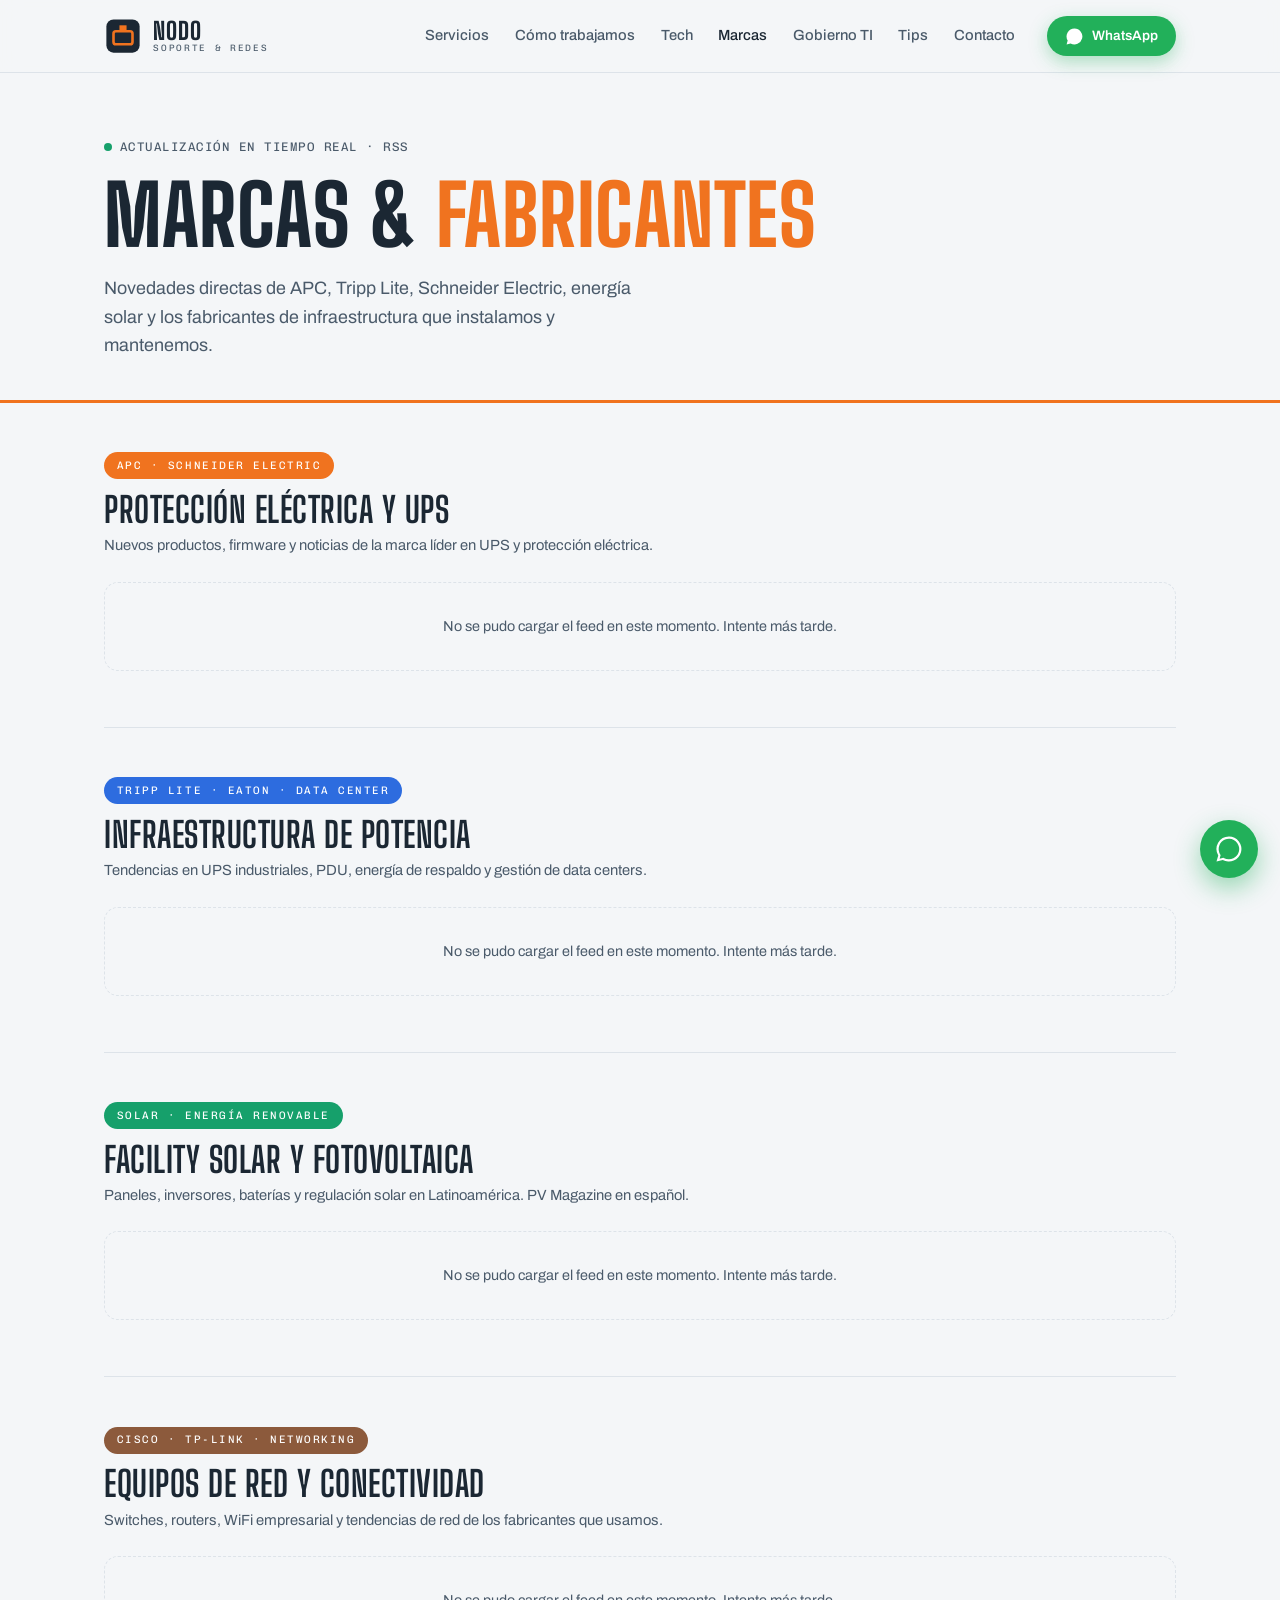
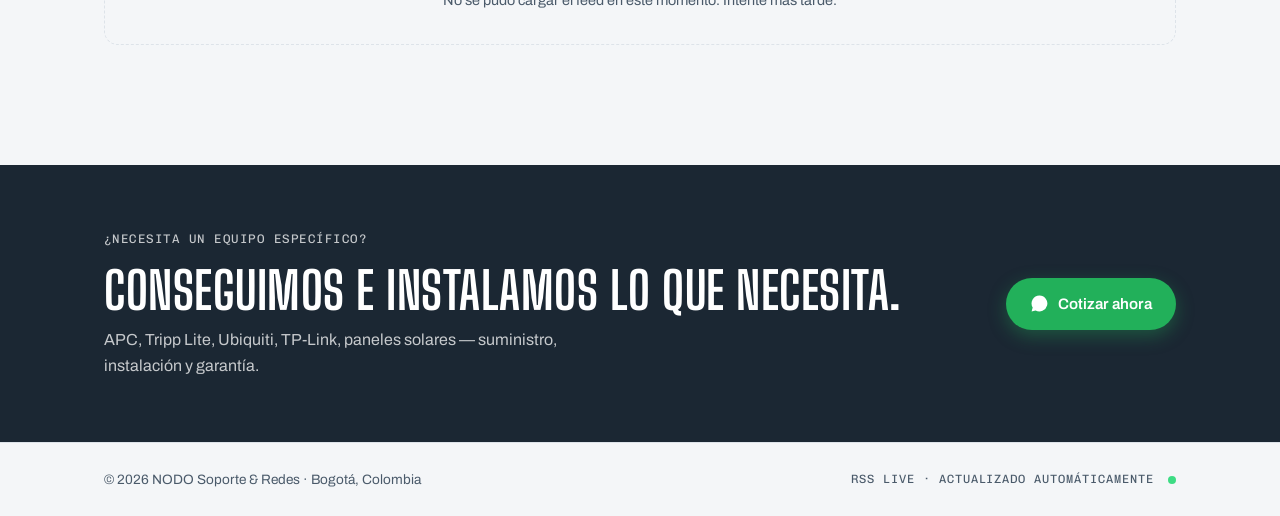
<file: marcas.html>
<!DOCTYPE html>
<html lang="es">
<head>
<meta charset="UTF-8">
<meta name="viewport" content="width=device-width, initial-scale=1.0">
<title>Marcas y fabricantes — NODO Soporte &amp; Redes</title>
<meta name="description" content="Novedades de APC, Tripp Lite, Schneider Electric, energía solar y fabricantes de infraestructura tecnológica.">
<link rel="preconnect" href="https://fonts.googleapis.com">
<link rel="preconnect" href="https://fonts.gstatic.com" crossorigin>
<link href="https://fonts.googleapis.com/css2?family=Big+Shoulders+Display:wght@600;700;800&family=Archivo:wght@400;500;600;700&family=Chivo+Mono:wght@400;500&display=swap" rel="stylesheet">
<link rel="stylesheet" href="css/styles.css">
<link rel="stylesheet" href="css/rss.css">
<link rel="icon" href="data:image/svg+xml,<svg xmlns='http://www.w3.org/2000/svg' viewBox='0 0 32 32'><rect width='32' height='32' rx='6' fill='%231B2733'/><rect x='8' y='10' width='16' height='12' rx='2' fill='none' stroke='%23F0731F' stroke-width='2'/><rect x='13' y='6' width='6' height='4' fill='%23F0731F'/></svg>">
</head>
<body>

<header class="site-header" id="top">
  <div class="wrap header-inner">
    <a class="brand" href="index.html" aria-label="NODO inicio">
      <svg class="brand-mark" viewBox="0 0 32 32" aria-hidden="true">
        <rect x="2" y="2" width="28" height="28" rx="6" fill="var(--ink)"/>
        <rect x="8" y="12" width="16" height="11" rx="2" fill="none" stroke="var(--naranja)" stroke-width="2.2"/>
        <rect x="13" y="7" width="6" height="5" fill="var(--naranja)"/>
      </svg>
      <span class="brand-name">NODO<small>Soporte &amp; Redes</small></span>
    </a>
    <nav class="main-nav" id="mainNav" aria-label="Navegación principal">
      <a href="index.html#servicios">Servicios</a>
      <a href="index.html#proceso">Cómo trabajamos</a>
      <a href="noticias.html">Tech</a>
      <a href="marcas.html" class="active">Marcas</a>
      <a href="gobierno.html">Gobierno TI</a>
      <a href="tips.html">Tips</a>
      <a href="index.html#contacto">Contacto</a>
    </nav>
    <a class="btn btn-wa header-cta" href="https://wa.me/573502605543" target="_blank" rel="noopener">
      <svg viewBox="0 0 24 24" aria-hidden="true"><path fill="currentColor" d="M12 2a10 10 0 0 0-8.6 15.1L2 22l5-1.3A10 10 0 1 0 12 2Z"/></svg>
      WhatsApp
    </a>
    <button class="nav-toggle" id="navToggle" aria-label="Abrir menú" aria-expanded="false">
      <span></span><span></span><span></span>
    </button>
  </div>
</header>

<section class="rss-hero" style="--hero-accent:var(--naranja)">
  <div class="wrap reveal">
    <p class="eyebrow"><span class="led"></span> Actualización en tiempo real · RSS</p>
    <h1>Marcas &amp; <em>Fabricantes</em></h1>
    <p class="lead">Novedades directas de APC, Tripp Lite, Schneider Electric, energía solar y los fabricantes de infraestructura que instalamos y mantenemos.</p>
  </div>
</section>

<!-- ===== CANALES ===== -->
<main class="rss-main">
  <div class="wrap">

    <!-- APC / Schneider Electric -->
    <section class="rss-channel reveal" data-feed="https://api.rss2json.com/v1/api.json?rss_url=https%3A%2F%2Fwww.se.com%2Fww%2Fen%2Frss%2Fnews.xml&count=4" data-color="var(--naranja)">
      <div class="ch-head">
        <span class="ch-badge" style="--bc:var(--naranja)">APC · Schneider Electric</span>
        <h2>Protección eléctrica y UPS</h2>
        <p class="ch-desc">Nuevos productos, firmware y noticias de la marca líder en UPS y protección eléctrica.</p>
      </div>
      <div class="ch-grid" id="feed-apc">
        <div class="rss-skeleton"></div><div class="rss-skeleton"></div>
        <div class="rss-skeleton"></div><div class="rss-skeleton"></div>
      </div>
    </section>

    <!-- Tripp Lite / Eaton -->
    <section class="rss-channel reveal" data-feed="https://api.rss2json.com/v1/api.json?rss_url=https%3A%2F%2Ffeeds.feedburner.com%2FDatacenterKnowledge&count=4" data-color="var(--azul)">
      <div class="ch-head">
        <span class="ch-badge" style="--bc:var(--azul)">Tripp Lite · Eaton · Data Center</span>
        <h2>Infraestructura de potencia</h2>
        <p class="ch-desc">Tendencias en UPS industriales, PDU, energía de respaldo y gestión de data centers.</p>
      </div>
      <div class="ch-grid" id="feed-tripplite">
        <div class="rss-skeleton"></div><div class="rss-skeleton"></div>
        <div class="rss-skeleton"></div><div class="rss-skeleton"></div>
      </div>
    </section>

    <!-- Energía Solar -->
    <section class="rss-channel reveal" data-feed="https://api.rss2json.com/v1/api.json?rss_url=https%3A%2F%2Fpv-magazine-latam.com%2Ffeed%2F&count=4" data-color="var(--verde)">
      <div class="ch-head">
        <span class="ch-badge" style="--bc:var(--verde)">Solar · Energía renovable</span>
        <h2>Facility Solar y fotovoltaica</h2>
        <p class="ch-desc">Paneles, inversores, baterías y regulación solar en Latinoamérica. PV Magazine en español.</p>
      </div>
      <div class="ch-grid" id="feed-solar">
        <div class="rss-skeleton"></div><div class="rss-skeleton"></div>
        <div class="rss-skeleton"></div><div class="rss-skeleton"></div>
      </div>
    </section>

    <!-- Networking / Cisco / TP-Link -->
    <section class="rss-channel reveal" data-feed="https://api.rss2json.com/v1/api.json?rss_url=https%3A%2F%2Ffeeds.feedburner.com%2FNetworkWorld&count=4" data-color="var(--cafe)">
      <div class="ch-head">
        <span class="ch-badge" style="--bc:var(--cafe)">Cisco · TP-Link · Networking</span>
        <h2>Equipos de red y conectividad</h2>
        <p class="ch-desc">Switches, routers, WiFi empresarial y tendencias de red de los fabricantes que usamos.</p>
      </div>
      <div class="ch-grid" id="feed-networking">
        <div class="rss-skeleton"></div><div class="rss-skeleton"></div>
        <div class="rss-skeleton"></div><div class="rss-skeleton"></div>
      </div>
    </section>

  </div>
</main>

<!-- CTA -->
<section class="news-teaser">
  <div class="wrap news-teaser-inner reveal">
    <div>
      <p class="eyebrow eyebrow-light">¿Necesita un equipo específico?</p>
      <h2>Conseguimos e instalamos lo que necesita.</h2>
      <p>APC, Tripp Lite, Ubiquiti, TP-Link, paneles solares — suministro, instalación y garantía.</p>
    </div>
    <a class="btn btn-wa" href="https://wa.me/573502605543?text=Hola%2C%20necesito%20cotizar%20un%20equipo" target="_blank" rel="noopener">
      <svg viewBox="0 0 24 24" aria-hidden="true"><path fill="currentColor" d="M12 2a10 10 0 0 0-8.6 15.1L2 22l5-1.3A10 10 0 1 0 12 2Z"/></svg>
      Cotizar ahora
    </a>
  </div>
</section>

<footer class="site-footer">
  <div class="wrap footer-inner">
    <p>© <span id="year"></span> NODO Soporte &amp; Redes · Bogotá, Colombia</p>
    <p class="mono">RSS LIVE · ACTUALIZADO AUTOMÁTICAMENTE <span class="led led-green"></span></p>
  </div>
</footer>

<a class="wa-float" href="https://wa.me/573502605543" target="_blank" rel="noopener" aria-label="WhatsApp">
  <svg viewBox="0 0 24 24" aria-hidden="true"><path fill="currentColor" d="M12 2a10 10 0 0 0-8.6 15.1L2 22l5-1.3A10 10 0 1 0 12 2Zm0 18.2a8.2 8.2 0 0 1-4.2-1.1l-.3-.2-3 .8.8-2.9-.2-.3A8.2 8.2 0 1 1 12 20.2Z"/></svg>
</a>

<script src="js/main.js"></script>
<script src="js/rss.js"></script>
</body>
</html>
</file>
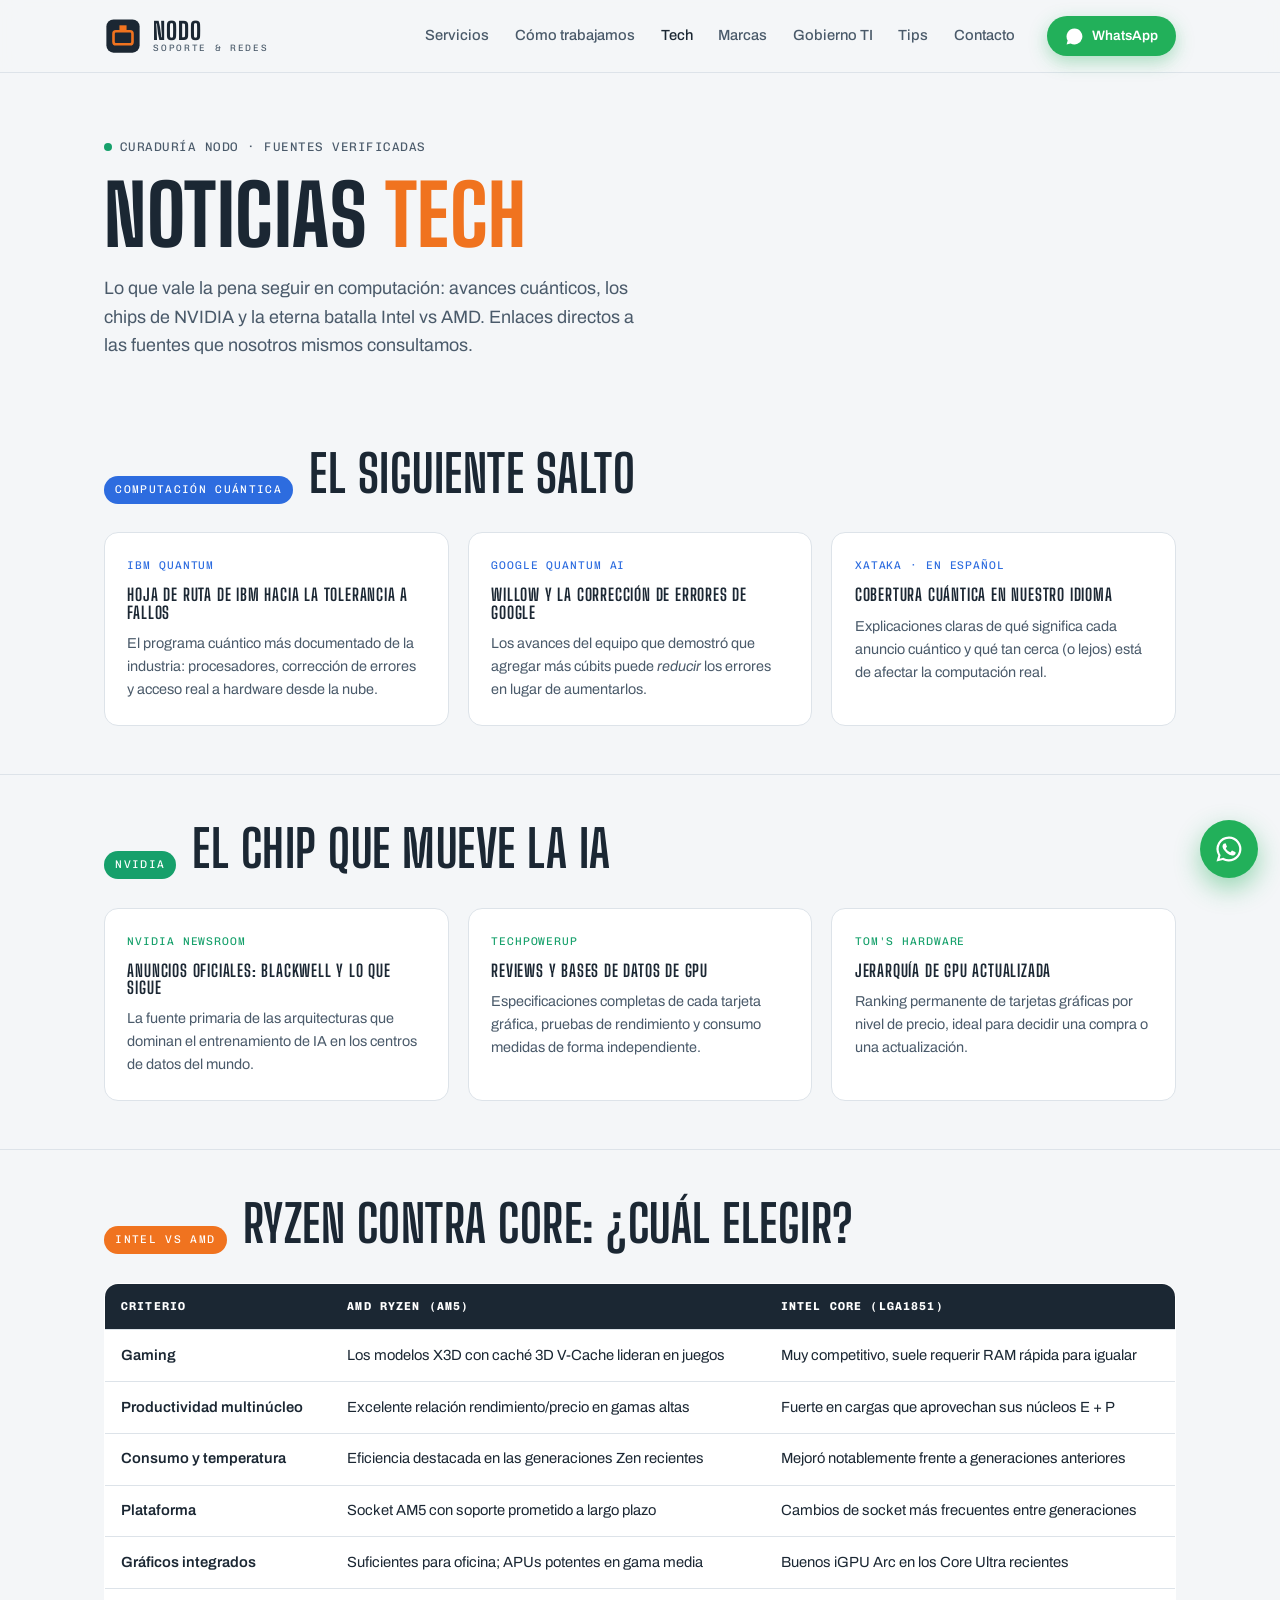
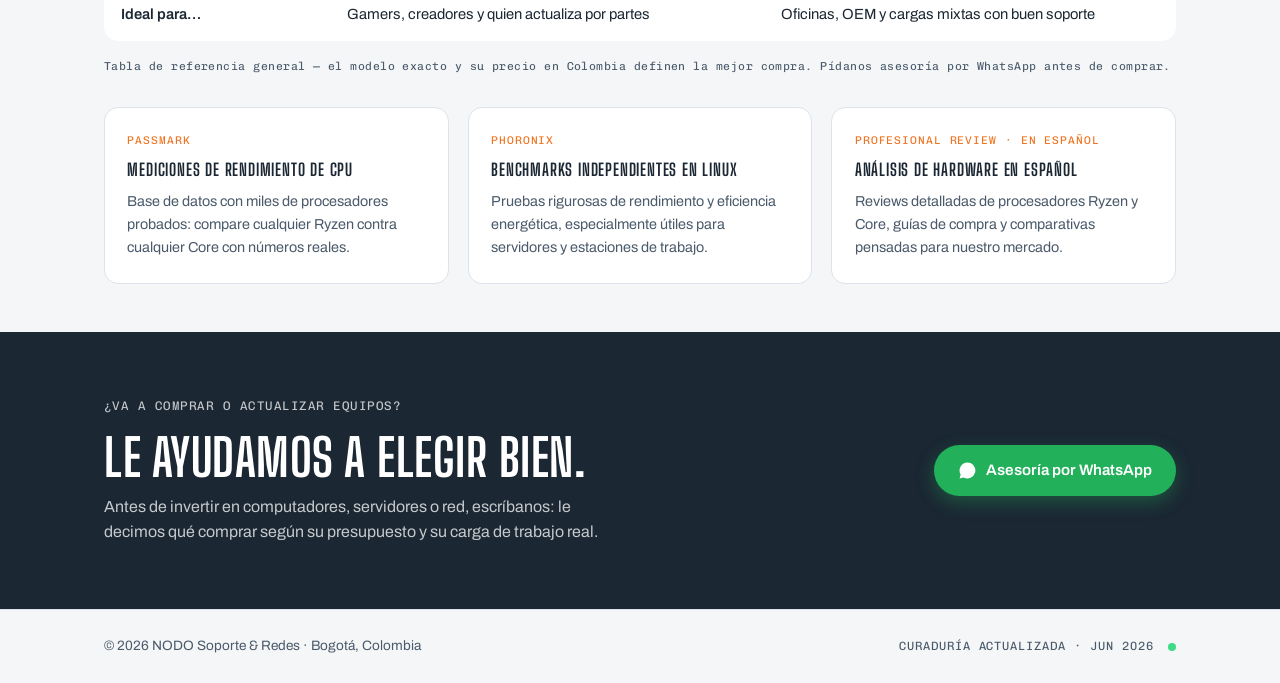
<file: noticias.html>
<!DOCTYPE html>
<html lang="es">
<head>
<meta charset="UTF-8">
<meta name="viewport" content="width=device-width, initial-scale=1.0">
<title>Noticias tech — NODO Soporte &amp; Redes</title>
<meta name="description" content="Computación cuántica, chips NVIDIA y la comparativa Intel vs AMD Ryzen: fuentes confiables curadas por NODO Soporte y Redes.">
<link rel="preconnect" href="https://fonts.googleapis.com">
<link rel="preconnect" href="https://fonts.gstatic.com" crossorigin>
<link href="https://fonts.googleapis.com/css2?family=Big+Shoulders+Display:wght@600;700;800&family=Archivo:wght@400;500;600;700&family=Chivo+Mono:wght@400;500&display=swap" rel="stylesheet">
<link rel="stylesheet" href="css/styles.css">
<link rel="icon" href="data:image/svg+xml,<svg xmlns='http://www.w3.org/2000/svg' viewBox='0 0 32 32'><rect width='32' height='32' rx='6' fill='%231B2733'/><rect x='8' y='10' width='16' height='12' rx='2' fill='none' stroke='%23F0731F' stroke-width='2'/><rect x='13' y='6' width='6' height='4' fill='%23F0731F'/></svg>">
</head>
<body>

<header class="site-header" id="top">
  <div class="wrap header-inner">
    <a class="brand" href="index.html" aria-label="NODO Soporte y Redes — inicio">
      <svg class="brand-mark" viewBox="0 0 32 32" aria-hidden="true">
        <rect x="2" y="2" width="28" height="28" rx="6" fill="var(--ink)"/>
        <rect x="8" y="12" width="16" height="11" rx="2" fill="none" stroke="var(--naranja)" stroke-width="2.2"/>
        <rect x="13" y="7" width="6" height="5" fill="var(--naranja)"/>
      </svg>
      <span class="brand-name">NODO<small>Soporte &amp; Redes</small></span>
    </a>
    <nav class="main-nav" id="mainNav" aria-label="Navegación principal">
      <a href="index.html#servicios">Servicios</a>
      <a href="index.html#proceso">Cómo trabajamos</a>
      <a href="noticias.html" class="active">Tech</a>
      <a href="marcas.html">Marcas</a>
      <a href="gobierno.html">Gobierno TI</a>
      <a href="tips.html">Tips</a>
      <a href="index.html#contacto">Contacto</a>
    </nav>
    <a class="btn btn-wa header-cta" href="https://wa.me/573502605543" target="_blank" rel="noopener">
      <svg viewBox="0 0 24 24" aria-hidden="true"><path fill="currentColor" d="M12 2a10 10 0 0 0-8.6 15.1L2 22l5-1.3A10 10 0 1 0 12 2Z"/></svg>
      WhatsApp
    </a>
    <button class="nav-toggle" id="navToggle" aria-label="Abrir menú" aria-expanded="false">
      <span></span><span></span><span></span>
    </button>
  </div>
</header>

<section class="news-hero">
  <div class="wrap reveal">
    <p class="eyebrow"><span class="led"></span> Curaduría NODO · Fuentes verificadas</p>
    <h1>Noticias <em>tech</em></h1>
    <p class="lead">Lo que vale la pena seguir en computación: avances cuánticos, los chips de NVIDIA y la eterna batalla Intel vs AMD. Enlaces directos a las fuentes que nosotros mismos consultamos.</p>
  </div>
</section>

<!-- ============ CUÁNTICA ============ -->
<section class="topic" style="--tc:var(--azul)">
  <div class="wrap">
    <div class="topic-head reveal">
      <span class="tag">Computación cuántica</span>
      <h2>El siguiente salto</h2>
    </div>
    <div class="card-grid">
      <a class="news-card reveal" href="https://www.ibm.com/quantum" target="_blank" rel="noopener">
        <span class="src">IBM Quantum</span>
        <h3>Hoja de ruta de IBM hacia la tolerancia a fallos</h3>
        <p>El programa cuántico más documentado de la industria: procesadores, corrección de errores y acceso real a hardware desde la nube.</p>
      </a>
      <a class="news-card reveal" href="https://quantumai.google/" target="_blank" rel="noopener">
        <span class="src">Google Quantum AI</span>
        <h3>Willow y la corrección de errores de Google</h3>
        <p>Los avances del equipo que demostró que agregar más cúbits puede <em>reducir</em> los errores en lugar de aumentarlos.</p>
      </a>
      <a class="news-card reveal" href="https://www.xataka.com/tag/computacion-cuantica" target="_blank" rel="noopener">
        <span class="src">Xataka · en español</span>
        <h3>Cobertura cuántica en nuestro idioma</h3>
        <p>Explicaciones claras de qué significa cada anuncio cuántico y qué tan cerca (o lejos) está de afectar la computación real.</p>
      </a>
    </div>
  </div>
</section>

<!-- ============ NVIDIA ============ -->
<section class="topic" style="--tc:var(--verde)">
  <div class="wrap">
    <div class="topic-head reveal">
      <span class="tag">NVIDIA</span>
      <h2>El chip que mueve la IA</h2>
    </div>
    <div class="card-grid">
      <a class="news-card reveal" href="https://nvidianews.nvidia.com/" target="_blank" rel="noopener">
        <span class="src">NVIDIA Newsroom</span>
        <h3>Anuncios oficiales: Blackwell y lo que sigue</h3>
        <p>La fuente primaria de las arquitecturas que dominan el entrenamiento de IA en los centros de datos del mundo.</p>
      </a>
      <a class="news-card reveal" href="https://www.techpowerup.com/" target="_blank" rel="noopener">
        <span class="src">TechPowerUp</span>
        <h3>Reviews y bases de datos de GPU</h3>
        <p>Especificaciones completas de cada tarjeta gráfica, pruebas de rendimiento y consumo medidas de forma independiente.</p>
      </a>
      <a class="news-card reveal" href="https://www.tomshardware.com/" target="_blank" rel="noopener">
        <span class="src">Tom's Hardware</span>
        <h3>Jerarquía de GPU actualizada</h3>
        <p>Ranking permanente de tarjetas gráficas por nivel de precio, ideal para decidir una compra o una actualización.</p>
      </a>
    </div>
  </div>
</section>

<!-- ============ INTEL VS AMD ============ -->
<section class="topic" style="--tc:var(--naranja)">
  <div class="wrap">
    <div class="topic-head reveal">
      <span class="tag">Intel vs AMD</span>
      <h2>Ryzen contra Core: ¿cuál elegir?</h2>
    </div>

    <div class="table-scroll reveal">
      <table class="bench">
        <thead>
          <tr><th>Criterio</th><th>AMD Ryzen (AM5)</th><th>Intel Core (LGA1851)</th></tr>
        </thead>
        <tbody>
          <tr><td>Gaming</td><td>Los modelos X3D con caché 3D V-Cache lideran en juegos</td><td>Muy competitivo, suele requerir RAM rápida para igualar</td></tr>
          <tr><td>Productividad multinúcleo</td><td>Excelente relación rendimiento/precio en gamas altas</td><td>Fuerte en cargas que aprovechan sus núcleos E + P</td></tr>
          <tr><td>Consumo y temperatura</td><td>Eficiencia destacada en las generaciones Zen recientes</td><td>Mejoró notablemente frente a generaciones anteriores</td></tr>
          <tr><td>Plataforma</td><td>Socket AM5 con soporte prometido a largo plazo</td><td>Cambios de socket más frecuentes entre generaciones</td></tr>
          <tr><td>Gráficos integrados</td><td>Suficientes para oficina; APUs potentes en gama media</td><td>Buenos iGPU Arc en los Core Ultra recientes</td></tr>
          <tr><td>Ideal para…</td><td>Gamers, creadores y quien actualiza por partes</td><td>Oficinas, OEM y cargas mixtas con buen soporte</td></tr>
        </tbody>
      </table>
    </div>
    <p class="disclaimer">Tabla de referencia general — el modelo exacto y su precio en Colombia definen la mejor compra. Pídanos asesoría por WhatsApp antes de comprar.</p>

    <div class="card-grid" style="margin-top:2rem">
      <a class="news-card reveal" href="https://www.cpubenchmark.net/" target="_blank" rel="noopener">
        <span class="src">PassMark</span>
        <h3>Mediciones de rendimiento de CPU</h3>
        <p>Base de datos con miles de procesadores probados: compare cualquier Ryzen contra cualquier Core con números reales.</p>
      </a>
      <a class="news-card reveal" href="https://www.phoronix.com/" target="_blank" rel="noopener">
        <span class="src">Phoronix</span>
        <h3>Benchmarks independientes en Linux</h3>
        <p>Pruebas rigurosas de rendimiento y eficiencia energética, especialmente útiles para servidores y estaciones de trabajo.</p>
      </a>
      <a class="news-card reveal" href="https://www.profesionalreview.com/" target="_blank" rel="noopener">
        <span class="src">Profesional Review · en español</span>
        <h3>Análisis de hardware en español</h3>
        <p>Reviews detalladas de procesadores Ryzen y Core, guías de compra y comparativas pensadas para nuestro mercado.</p>
      </a>
    </div>
  </div>
</section>

<!-- ============ CTA ============ -->
<section class="news-teaser">
  <div class="wrap news-teaser-inner reveal">
    <div>
      <p class="eyebrow eyebrow-light">¿Va a comprar o actualizar equipos?</p>
      <h2>Le ayudamos a elegir bien.</h2>
      <p>Antes de invertir en computadores, servidores o red, escríbanos: le decimos qué comprar según su presupuesto y su carga de trabajo real.</p>
    </div>
    <a class="btn btn-wa" href="https://wa.me/573502605543?text=Hola%2C%20quiero%20asesor%C3%ADa%20para%20comprar%20equipos" target="_blank" rel="noopener">
      <svg viewBox="0 0 24 24" aria-hidden="true"><path fill="currentColor" d="M12 2a10 10 0 0 0-8.6 15.1L2 22l5-1.3A10 10 0 1 0 12 2Z"/></svg>
      Asesoría por WhatsApp
    </a>
  </div>
</section>

<footer class="site-footer">
  <div class="wrap footer-inner">
    <p>© <span id="year"></span> NODO Soporte &amp; Redes · Bogotá, Colombia</p>
    <p class="mono">CURADURÍA ACTUALIZADA · JUN 2026 <span class="led led-green"></span></p>
  </div>
</footer>

<a class="wa-float" href="https://wa.me/573502605543" target="_blank" rel="noopener" aria-label="Escribir por WhatsApp">
  <svg viewBox="0 0 24 24" aria-hidden="true"><path fill="currentColor" d="M12 2a10 10 0 0 0-8.6 15.1L2 22l5-1.3A10 10 0 1 0 12 2Zm0 18.2a8.2 8.2 0 0 1-4.2-1.1l-.3-.2-3 .8.8-2.9-.2-.3A8.2 8.2 0 1 1 12 20.2Zm4.5-6.1c-.2-.1-1.5-.7-1.7-.8s-.4-.1-.6.1-.7.8-.8 1-.3.2-.5.1a6.7 6.7 0 0 1-2-1.2 7.4 7.4 0 0 1-1.4-1.7c-.1-.2 0-.4.1-.5l.4-.5a1.7 1.7 0 0 0 .3-.4.5.5 0 0 0 0-.4c0-.1-.6-1.4-.8-1.9s-.4-.4-.6-.4h-.5a1 1 0 0 0-.7.3 2.9 2.9 0 0 0-.9 2.1 5 5 0 0 0 1.1 2.7 11.4 11.4 0 0 0 4.4 3.9 14.6 14.6 0 0 0 1.5.5 3.5 3.5 0 0 0 1.6.1 2.6 2.6 0 0 0 1.7-1.2 2.1 2.1 0 0 0 .2-1.2c-.1-.1-.3-.2-.5-.3Z"/></svg>
</a>

<script src="js/main.js"></script>
</body>
</html>
</file>
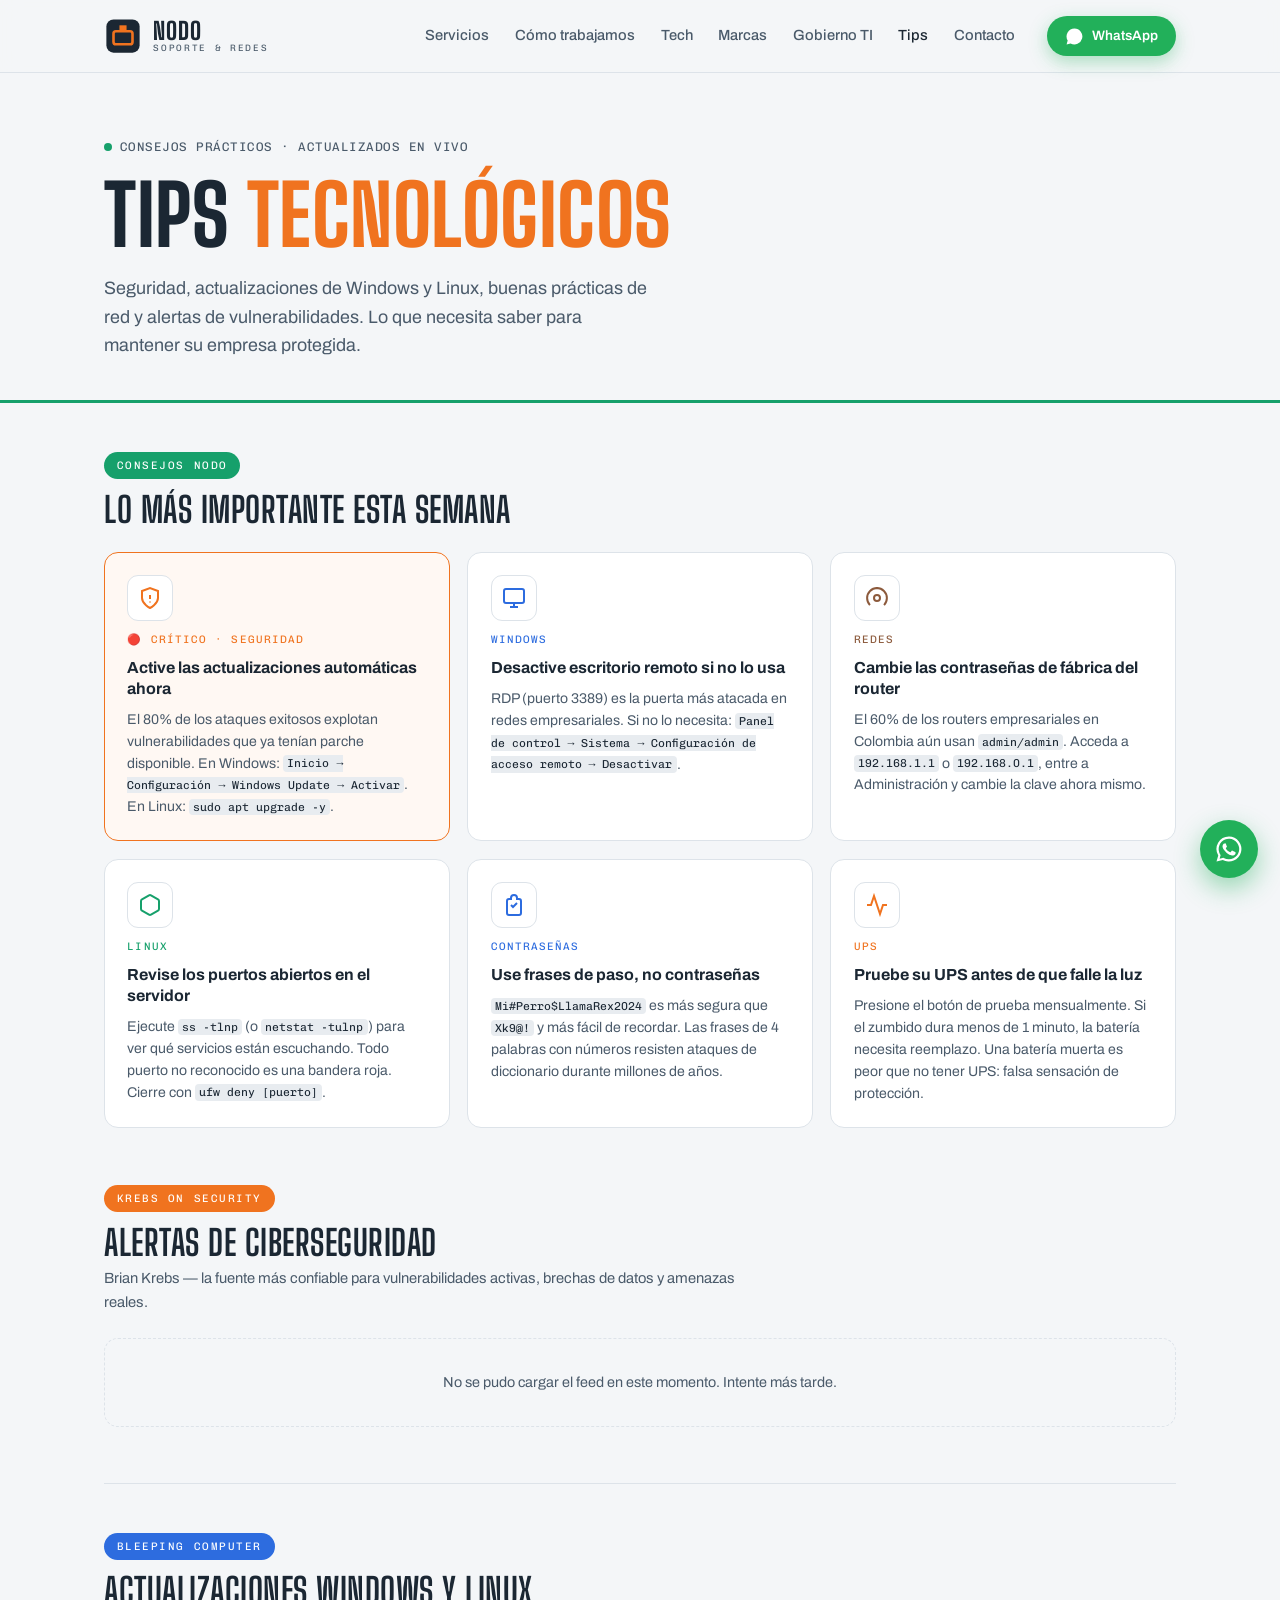
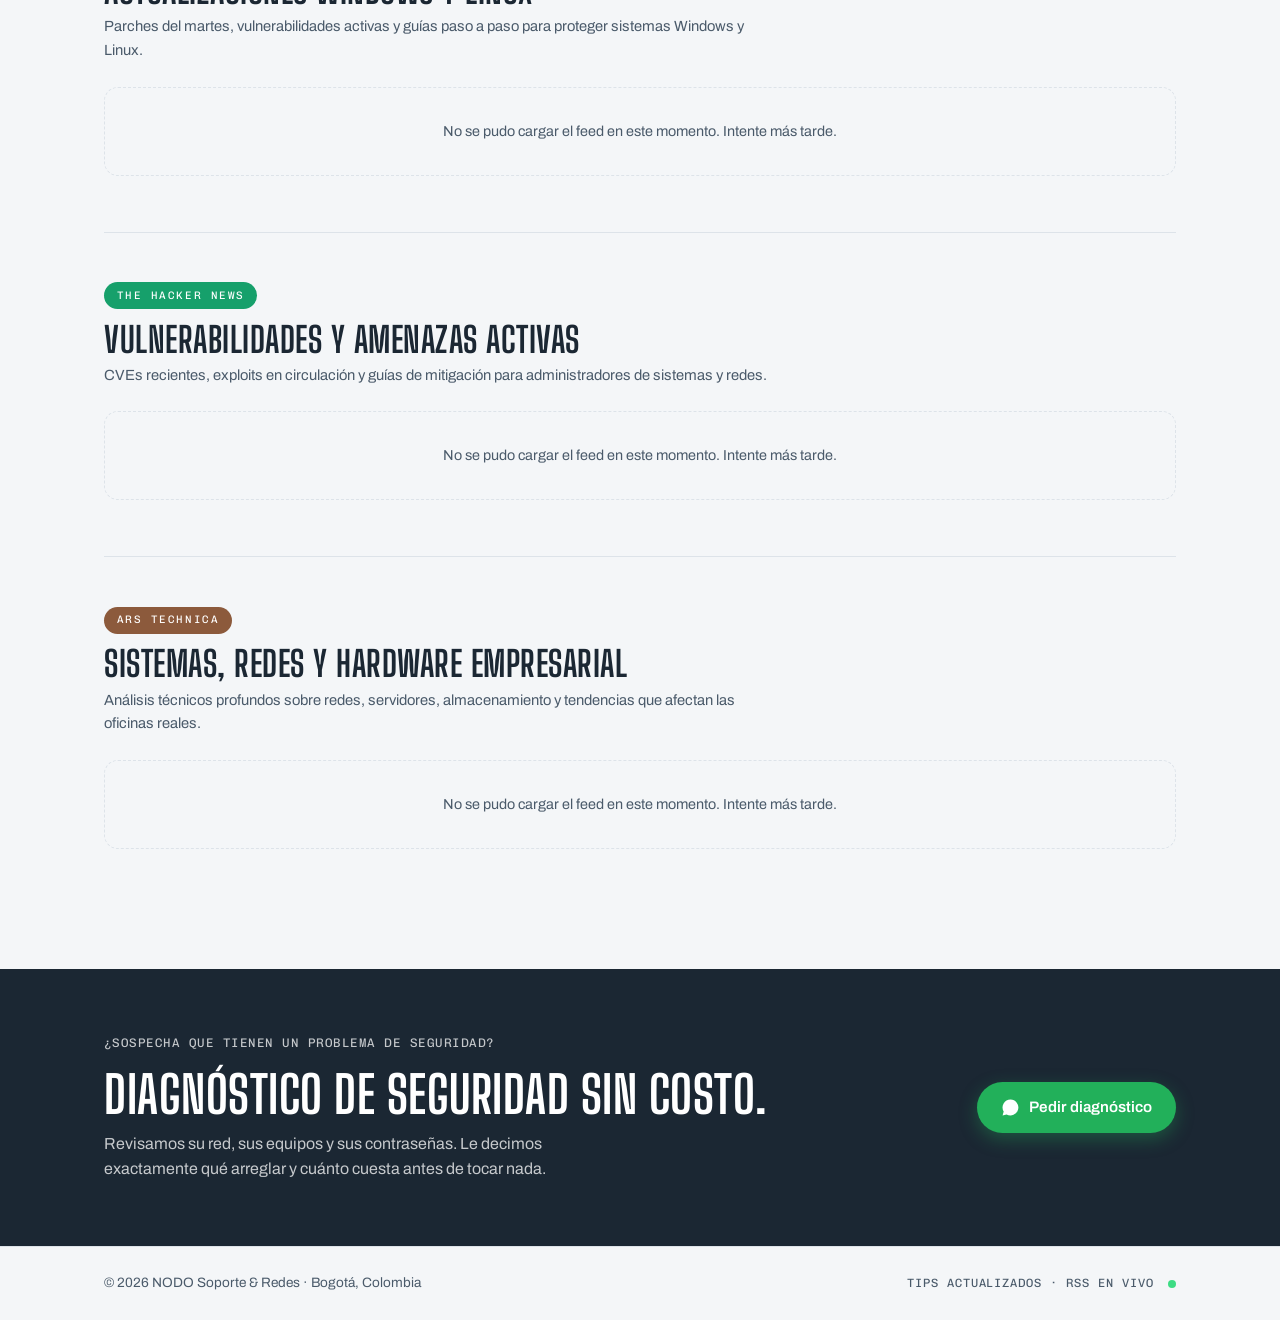
<file: tips.html>
<!DOCTYPE html>
<html lang="es">
<head>
<meta charset="UTF-8">
<meta name="viewport" content="width=device-width, initial-scale=1.0">
<title>Tips tecnológicos — NODO Soporte &amp; Redes</title>
<meta name="description" content="Tips prácticos de seguridad informática, actualizaciones Windows y Linux, buenas prácticas de red y alertas de vulnerabilidades.">
<link rel="preconnect" href="https://fonts.googleapis.com">
<link rel="preconnect" href="https://fonts.gstatic.com" crossorigin>
<link href="https://fonts.googleapis.com/css2?family=Big+Shoulders+Display:wght@600;700;800&family=Archivo:wght@400;500;600;700&family=Chivo+Mono:wght@400;500&display=swap" rel="stylesheet">
<link rel="stylesheet" href="css/styles.css">
<link rel="stylesheet" href="css/rss.css">
<link rel="icon" href="data:image/svg+xml,<svg xmlns='http://www.w3.org/2000/svg' viewBox='0 0 32 32'><rect width='32' height='32' rx='6' fill='%231B2733'/><rect x='8' y='10' width='16' height='12' rx='2' fill='none' stroke='%23F0731F' stroke-width='2'/><rect x='13' y='6' width='6' height='4' fill='%23F0731F'/></svg>">
</head>
<body>

<header class="site-header" id="top">
  <div class="wrap header-inner">
    <a class="brand" href="index.html" aria-label="NODO inicio">
      <svg class="brand-mark" viewBox="0 0 32 32" aria-hidden="true">
        <rect x="2" y="2" width="28" height="28" rx="6" fill="var(--ink)"/>
        <rect x="8" y="12" width="16" height="11" rx="2" fill="none" stroke="var(--naranja)" stroke-width="2.2"/>
        <rect x="13" y="7" width="6" height="5" fill="var(--naranja)"/>
      </svg>
      <span class="brand-name">NODO<small>Soporte &amp; Redes</small></span>
    </a>
    <nav class="main-nav" id="mainNav" aria-label="Navegación principal">
      <a href="index.html#servicios">Servicios</a>
      <a href="index.html#proceso">Cómo trabajamos</a>
      <a href="noticias.html">Tech</a>
      <a href="marcas.html">Marcas</a>
      <a href="gobierno.html">Gobierno TI</a>
      <a href="tips.html" class="active">Tips</a>
      <a href="index.html#contacto">Contacto</a>
    </nav>
    <a class="btn btn-wa header-cta" href="https://wa.me/573502605543" target="_blank" rel="noopener">
      <svg viewBox="0 0 24 24" aria-hidden="true"><path fill="currentColor" d="M12 2a10 10 0 0 0-8.6 15.1L2 22l5-1.3A10 10 0 1 0 12 2Z"/></svg>
      WhatsApp
    </a>
    <button class="nav-toggle" id="navToggle" aria-label="Abrir menú" aria-expanded="false">
      <span></span><span></span><span></span>
    </button>
  </div>
</header>

<section class="rss-hero" style="--hero-accent:var(--verde)">
  <div class="wrap reveal">
    <p class="eyebrow"><span class="led"></span> Consejos prácticos · Actualizados en vivo</p>
    <h1>Tips <em>tecnológicos</em></h1>
    <p class="lead">Seguridad, actualizaciones de Windows y Linux, buenas prácticas de red y alertas de vulnerabilidades. Lo que necesita saber para mantener su empresa protegida.</p>
  </div>
</section>

<main class="rss-main">
  <div class="wrap">

    <!-- Tips fijos: cuadrícula de consejos rápidos escritos por NODO -->
    <section class="tips-static reveal">
      <div class="ch-head">
        <span class="ch-badge" style="--bc:var(--verde)">Consejos NODO</span>
        <h2>Lo más importante esta semana</h2>
      </div>
      <div class="tips-grid">

        <div class="tip-card tip-critical">
          <div class="tip-icon" style="--ti:var(--naranja)">
            <svg viewBox="0 0 24 24"><path fill="none" stroke="currentColor" stroke-width="2" d="M12 22s8-4 8-10V5l-8-3-8 3v7c0 6 8 10 8 10Z"/><line x1="12" y1="9" x2="12" y2="13" stroke="currentColor" stroke-width="2"/><circle cx="12" cy="16" r=".8" fill="currentColor"/></svg>
          </div>
          <span class="tip-tag" style="--tt:var(--naranja)">🔴 Crítico · Seguridad</span>
          <h3>Active las actualizaciones automáticas ahora</h3>
          <p>El 80% de los ataques exitosos explotan vulnerabilidades que ya tenían parche disponible. En Windows: <code>Inicio → Configuración → Windows Update → Activar</code>. En Linux: <code>sudo apt upgrade -y</code>.</p>
        </div>

        <div class="tip-card">
          <div class="tip-icon" style="--ti:var(--azul)">
            <svg viewBox="0 0 24 24"><rect x="2" y="3" width="20" height="14" rx="2" fill="none" stroke="currentColor" stroke-width="2"/><path fill="none" stroke="currentColor" stroke-width="2" d="M8 21h8M12 17v4"/></svg>
          </div>
          <span class="tip-tag" style="--tt:var(--azul)">Windows</span>
          <h3>Desactive escritorio remoto si no lo usa</h3>
          <p>RDP (puerto 3389) es la puerta más atacada en redes empresariales. Si no lo necesita: <code>Panel de control → Sistema → Configuración de acceso remoto → Desactivar</code>.</p>
        </div>

        <div class="tip-card">
          <div class="tip-icon" style="--ti:var(--cafe)">
            <svg viewBox="0 0 24 24"><circle cx="12" cy="12" r="3" fill="none" stroke="currentColor" stroke-width="2"/><path fill="none" stroke="currentColor" stroke-width="2" d="M19.07 4.93A10 10 0 0 0 4.93 19.07M19.07 19.07A10 10 0 0 0 4.93 4.93"/></svg>
          </div>
          <span class="tip-tag" style="--tt:var(--cafe)">Redes</span>
          <h3>Cambie las contraseñas de fábrica del router</h3>
          <p>El 60% de los routers empresariales en Colombia aún usan <code>admin/admin</code>. Acceda a <code>192.168.1.1</code> o <code>192.168.0.1</code>, entre a Administración y cambie la clave ahora mismo.</p>
        </div>

        <div class="tip-card">
          <div class="tip-icon" style="--ti:var(--verde)">
            <svg viewBox="0 0 24 24"><path fill="none" stroke="currentColor" stroke-width="2" d="M21 16V8a2 2 0 0 0-1-1.73l-7-4a2 2 0 0 0-2 0l-7 4A2 2 0 0 0 3 8v8a2 2 0 0 0 1 1.73l7 4a2 2 0 0 0 2 0l7-4A2 2 0 0 0 21 16Z"/></svg>
          </div>
          <span class="tip-tag" style="--tt:var(--verde)">Linux</span>
          <h3>Revise los puertos abiertos en el servidor</h3>
          <p>Ejecute <code>ss -tlnp</code> (o <code>netstat -tulnp</code>) para ver qué servicios están escuchando. Todo puerto no reconocido es una bandera roja. Cierre con <code>ufw deny [puerto]</code>.</p>
        </div>

        <div class="tip-card">
          <div class="tip-icon" style="--ti:var(--azul)">
            <svg viewBox="0 0 24 24"><path fill="none" stroke="currentColor" stroke-width="2" d="M12 2a3 3 0 0 0-3 3v1H7a2 2 0 0 0-2 2v12a2 2 0 0 0 2 2h10a2 2 0 0 0 2-2V8a2 2 0 0 0-2-2h-2V5a3 3 0 0 0-3-3Z"/><path fill="none" stroke="currentColor" stroke-width="2" d="m9 12 2 2 4-4"/></svg>
          </div>
          <span class="tip-tag" style="--tt:var(--azul)">Contraseñas</span>
          <h3>Use frases de paso, no contraseñas</h3>
          <p><code>Mi#Perro$LlamaRex2024</code> es más segura que <code>Xk9@!</code> y más fácil de recordar. Las frases de 4 palabras con números resisten ataques de diccionario durante millones de años.</p>
        </div>

        <div class="tip-card">
          <div class="tip-icon" style="--ti:var(--naranja)">
            <svg viewBox="0 0 24 24"><polyline points="22 12 18 12 15 21 9 3 6 12 2 12" fill="none" stroke="currentColor" stroke-width="2"/></svg>
          </div>
          <span class="tip-tag" style="--tt:var(--naranja)">UPS</span>
          <h3>Pruebe su UPS antes de que falle la luz</h3>
          <p>Presione el botón de prueba mensualmente. Si el zumbido dura menos de 1 minuto, la batería necesita reemplazo. Una batería muerta es peor que no tener UPS: falsa sensación de protección.</p>
        </div>

      </div>
    </section>

    <!-- RSS: Seguridad - Krebs on Security -->
    <section class="rss-channel reveal"
      data-feed="https://api.rss2json.com/v1/api.json?rss_url=https%3A%2F%2Fkrebsonsecurity.com%2Ffeed%2F&count=4"
      data-color="var(--naranja)">
      <div class="ch-head">
        <span class="ch-badge" style="--bc:var(--naranja)">Krebs on Security</span>
        <h2>Alertas de ciberseguridad</h2>
        <p class="ch-desc">Brian Krebs — la fuente más confiable para vulnerabilidades activas, brechas de datos y amenazas reales.</p>
      </div>
      <div class="ch-grid" id="feed-krebs">
        <div class="rss-skeleton"></div><div class="rss-skeleton"></div>
        <div class="rss-skeleton"></div><div class="rss-skeleton"></div>
      </div>
    </section>

    <!-- RSS: Bleeping Computer -->
    <section class="rss-channel reveal"
      data-feed="https://api.rss2json.com/v1/api.json?rss_url=https%3A%2F%2Fwww.bleepingcomputer.com%2Ffeed%2F&count=4"
      data-color="var(--azul)">
      <div class="ch-head">
        <span class="ch-badge" style="--bc:var(--azul)">Bleeping Computer</span>
        <h2>Actualizaciones Windows y Linux</h2>
        <p class="ch-desc">Parches del martes, vulnerabilidades activas y guías paso a paso para proteger sistemas Windows y Linux.</p>
      </div>
      <div class="ch-grid" id="feed-bleeping">
        <div class="rss-skeleton"></div><div class="rss-skeleton"></div>
        <div class="rss-skeleton"></div><div class="rss-skeleton"></div>
      </div>
    </section>

    <!-- RSS: The Hacker News -->
    <section class="rss-channel reveal"
      data-feed="https://api.rss2json.com/v1/api.json?rss_url=https%3A%2F%2Ffeeds.feedburner.com%2FTheHackersNews&count=4"
      data-color="var(--verde)">
      <div class="ch-head">
        <span class="ch-badge" style="--bc:var(--verde)">The Hacker News</span>
        <h2>Vulnerabilidades y amenazas activas</h2>
        <p class="ch-desc">CVEs recientes, exploits en circulación y guías de mitigación para administradores de sistemas y redes.</p>
      </div>
      <div class="ch-grid" id="feed-hackernews">
        <div class="rss-skeleton"></div><div class="rss-skeleton"></div>
        <div class="rss-skeleton"></div><div class="rss-skeleton"></div>
      </div>
    </section>

    <!-- RSS: Ars Technica (redes y sistemas) -->
    <section class="rss-channel reveal"
      data-feed="https://api.rss2json.com/v1/api.json?rss_url=https%3A%2F%2Ffeeds.arstechnica.com%2Farstechnica%2Findex&count=4"
      data-color="var(--cafe)">
      <div class="ch-head">
        <span class="ch-badge" style="--bc:var(--cafe)">Ars Technica</span>
        <h2>Sistemas, redes y hardware empresarial</h2>
        <p class="ch-desc">Análisis técnicos profundos sobre redes, servidores, almacenamiento y tendencias que afectan las oficinas reales.</p>
      </div>
      <div class="ch-grid" id="feed-ars">
        <div class="rss-skeleton"></div><div class="rss-skeleton"></div>
        <div class="rss-skeleton"></div><div class="rss-skeleton"></div>
      </div>
    </section>

  </div>
</main>

<section class="news-teaser">
  <div class="wrap news-teaser-inner reveal">
    <div>
      <p class="eyebrow eyebrow-light">¿Sospecha que tienen un problema de seguridad?</p>
      <h2>Diagnóstico de seguridad sin costo.</h2>
      <p>Revisamos su red, sus equipos y sus contraseñas. Le decimos exactamente qué arreglar y cuánto cuesta antes de tocar nada.</p>
    </div>
    <a class="btn btn-wa" href="https://wa.me/573502605543?text=Hola%2C%20quiero%20un%20diagn%C3%B3stico%20de%20seguridad" target="_blank" rel="noopener">
      <svg viewBox="0 0 24 24" aria-hidden="true"><path fill="currentColor" d="M12 2a10 10 0 0 0-8.6 15.1L2 22l5-1.3A10 10 0 1 0 12 2Z"/></svg>
      Pedir diagnóstico
    </a>
  </div>
</section>

<footer class="site-footer">
  <div class="wrap footer-inner">
    <p>© <span id="year"></span> NODO Soporte &amp; Redes · Bogotá, Colombia</p>
    <p class="mono">TIPS ACTUALIZADOS · RSS EN VIVO <span class="led led-green"></span></p>
  </div>
</footer>

<a class="wa-float" href="https://wa.me/573502605543" target="_blank" rel="noopener" aria-label="WhatsApp">
  <svg viewBox="0 0 24 24" aria-hidden="true"><path fill="currentColor" d="M12 2a10 10 0 0 0-8.6 15.1L2 22l5-1.3A10 10 0 1 0 12 2Zm0 18.2a8.2 8.2 0 0 1-4.2-1.1l-.3-.2-3 .8.8-2.9-.2-.3A8.2 8.2 0 1 1 12 20.2Zm4.5-6.1c-.2-.1-1.5-.7-1.7-.8s-.4-.1-.6.1-.7.8-.8 1-.3.2-.5.1a6.7 6.7 0 0 1-2-1.2 7.4 7.4 0 0 1-1.4-1.7c-.1-.2 0-.4.1-.5l.4-.5a1.7 1.7 0 0 0 .3-.4.5.5 0 0 0 0-.4c0-.1-.6-1.4-.8-1.9s-.4-.4-.6-.4h-.5a1 1 0 0 0-.7.3 2.9 2.9 0 0 0-.9 2.1 5 5 0 0 0 1.1 2.7 11.4 11.4 0 0 0 4.4 3.9 14.6 14.6 0 0 0 1.5.5 3.5 3.5 0 0 0 1.6.1 2.6 2.6 0 0 0 1.7-1.2 2.1 2.1 0 0 0 .2-1.2c-.1-.1-.3-.2-.5-.3Z"/></svg>
</a>

<script src="js/main.js"></script>
<script src="js/rss.js"></script>
</body>
</html>
</file>
<file: css/styles.css>
/* ============================================================
   NODO Soporte & Redes — styles.css
   Paleta basada en el código de colores T568B del cable UTP
   ============================================================ */
:root{
  --ink:#1B2733;          /* texto / panel oscuro */
  --ink-soft:#4A5A6A;
  --paper:#F4F6F8;        /* fondo claro técnico */
  --card:#FFFFFF;
  --line:#DDE3E9;

  /* Pares UTP */
  --naranja:#F0731F;
  --verde:#16A06B;
  --azul:#2D6CDF;
  --cafe:#8C5A3C;
  --wa:#22B05A;

  --display:"Big Shoulders Display",sans-serif;
  --body:"Archivo",system-ui,sans-serif;
  --mono:"Chivo Mono",monospace;

  --radius:14px;
  --wrap:1120px;
}

*{box-sizing:border-box;margin:0;padding:0}
html{scroll-behavior:smooth}
body{
  font-family:var(--body);
  color:var(--ink);
  background:var(--paper);
  line-height:1.6;
  -webkit-font-smoothing:antialiased;
}
img,svg{display:block;max-width:100%}
a{color:inherit;text-decoration:none}
.wrap{max-width:var(--wrap);margin:0 auto;padding:0 24px}

h1,h2,h3{font-family:var(--display);line-height:1.02;text-transform:uppercase;letter-spacing:.5px}
h1{font-size:clamp(3rem,7vw,5.2rem);font-weight:800}
h1 em{font-style:normal;color:var(--naranja)}
h2{font-size:clamp(2rem,4.5vw,3.2rem);font-weight:700}
h3{font-size:1.25rem;font-weight:700;letter-spacing:.8px}

.eyebrow{
  font-family:var(--mono);font-size:.78rem;letter-spacing:.12em;
  text-transform:uppercase;color:var(--ink-soft);
  display:flex;align-items:center;gap:.5rem;margin-bottom:1rem;
}
.eyebrow-light{color:rgba(255,255,255,.7)}
.lead{font-size:1.12rem;color:var(--ink-soft);max-width:34rem}
.mono{font-family:var(--mono);font-size:.75rem;letter-spacing:.08em}

.led{width:8px;height:8px;border-radius:50%;background:var(--verde);display:inline-block;animation:blink 2.4s infinite}
.led-green{background:#3DDC84;vertical-align:middle;margin-left:.4rem}
@keyframes blink{0%,100%{opacity:1}50%{opacity:.25}}

/* ---------- Botones ---------- */
.btn{
  display:inline-flex;align-items:center;gap:.55rem;
  font-weight:600;font-size:.95rem;
  padding:.85rem 1.5rem;border-radius:999px;
  transition:transform .15s ease,box-shadow .15s ease;
}
.btn svg{width:19px;height:19px}
.btn:hover{transform:translateY(-2px)}
.btn:focus-visible{outline:3px solid var(--azul);outline-offset:2px}
.btn-wa{background:var(--wa);color:#fff;box-shadow:0 6px 18px rgba(34,176,90,.35)}
.btn-ghost{border:2px solid var(--ink);color:var(--ink)}
.btn-light{background:#fff;color:var(--ink)}

/* ---------- Header ---------- */
.site-header{
  position:sticky;top:0;z-index:50;
  background:rgba(244,246,248,.88);backdrop-filter:blur(10px);
  border-bottom:1px solid var(--line);
}
.header-inner{display:flex;align-items:center;gap:2rem;height:72px}
.brand{display:flex;align-items:center;gap:.7rem}
.brand-mark{width:38px;height:38px}
.brand-name{
  font-family:var(--display);font-weight:800;font-size:1.5rem;
  letter-spacing:1px;line-height:1;display:flex;flex-direction:column;
}
.brand-name small{
  font-family:var(--mono);font-weight:400;font-size:.58rem;
  letter-spacing:.18em;color:var(--ink-soft);text-transform:uppercase;
}
.main-nav{display:flex;gap:1.6rem;margin-left:auto}
.main-nav a{font-size:.92rem;font-weight:500;color:var(--ink-soft)}
.main-nav a:hover,.main-nav a.active{color:var(--ink)}
.header-cta{padding:.55rem 1.1rem;font-size:.85rem}
.nav-toggle{display:none;background:none;border:0;cursor:pointer;flex-direction:column;gap:5px;padding:8px}
.nav-toggle span{width:24px;height:2.5px;background:var(--ink);border-radius:2px;transition:.2s}

/* ---------- Hero ---------- */
.hero{padding:5rem 0 4.5rem;overflow:hidden}
.hero-grid{display:grid;grid-template-columns:1.05fr .95fr;gap:3.5rem;align-items:center}
.hero-actions{display:flex;gap:1rem;flex-wrap:wrap;margin-top:2rem}
.hero-copy .lead{margin-top:1.4rem}
.hero-stats{list-style:none;display:flex;gap:2.5rem;margin-top:2.8rem}
.hero-stats strong{font-family:var(--display);font-size:1.9rem;font-weight:800;display:block;line-height:1}
.hero-stats span{font-family:var(--mono);font-size:.7rem;letter-spacing:.08em;text-transform:uppercase;color:var(--ink-soft)}

.hero-panel{margin:0}
.panel-svg{width:100%;height:auto;filter:drop-shadow(0 18px 40px rgba(27,39,51,.18))}
.panel-label{font-family:var(--mono);font-size:9px;letter-spacing:2.5px;fill:#7A8DA1}
.panel-caption{font-family:var(--mono);font-size:.7rem;color:var(--ink-soft);text-align:center;margin-top:1rem;letter-spacing:.06em}

.port-jack{fill:#0E161F;stroke:#33455A;stroke-width:1.2;rx:3;transition:stroke .2s}
.port-led{fill:#33455A;transition:fill .2s}
.port-cable{fill:none;stroke-width:5;stroke-linecap:round;opacity:.85;transition:opacity .2s,stroke-width .2s}
.port-tag{font-family:var(--mono);font-size:8px;fill:#7A8DA1;text-anchor:middle}
g.port-on .port-led{fill:var(--on,#3DDC84)}
g.port-on .port-jack{stroke:var(--on,#3DDC84)}
.cable-on{stroke-width:7;opacity:1}

/* ---------- Servicios (puertos) ---------- */
.services{padding:5rem 0;background:#fff;border-top:1px solid var(--line);border-bottom:1px solid var(--line)}
.section-head{max-width:40rem;margin-bottom:3rem}
.port-grid{display:grid;grid-template-columns:repeat(4,1fr);gap:1.2rem}

.port{
  background:var(--paper);border:1px solid var(--line);border-radius:var(--radius);
  padding:1.4rem 1.3rem 1.6rem;position:relative;
  transition:transform .18s ease,box-shadow .18s ease,border-color .18s ease;
}
.port:hover{transform:translateY(-5px);box-shadow:0 14px 30px rgba(27,39,51,.12);border-color:var(--pc)}
.port header{display:flex;align-items:center;justify-content:space-between;margin-bottom:1.1rem}
.port-num{font-family:var(--mono);font-size:.68rem;letter-spacing:.14em;color:var(--ink-soft)}
/* Par de colores UTP: sólido o rayado blanco */
.pair{width:42px;height:10px;border-radius:5px;background:var(--pc)}
.port[style*="--stripe"] .pair{
  background:repeating-linear-gradient(135deg,var(--pc) 0 6px,#fff 6px 11px);
  border:1px solid var(--pc);
}
.port-icon{
  width:52px;height:52px;border-radius:12px;
  background:#fff;border:1px solid var(--line);
  display:grid;place-items:center;margin-bottom:1rem;color:var(--pc);
}
.port-icon svg{width:28px;height:28px;fill:none;stroke:currentColor;stroke-width:1.8;stroke-linecap:round;stroke-linejoin:round}
.port h3{margin-bottom:.55rem;font-size:1.08rem}
.port p{font-size:.9rem;color:var(--ink-soft);line-height:1.55}

/* ---------- Proceso ---------- */
.process{padding:5rem 0}
.steps{list-style:none;display:grid;grid-template-columns:repeat(4,1fr);gap:1.2rem;counter-reset:step}
.steps li{background:#fff;border:1px solid var(--line);border-radius:var(--radius);padding:1.6rem 1.4rem}
.step-num{
  font-family:var(--display);font-weight:800;font-size:2.4rem;
  color:var(--naranja);display:block;line-height:1;margin-bottom:.8rem;
}
.steps h3{font-size:1.05rem;margin-bottom:.5rem}
.steps p{font-size:.9rem;color:var(--ink-soft)}

/* ---------- Noticias teaser ---------- */
.news-teaser{background:var(--ink);color:#fff;padding:4rem 0}
.news-teaser-inner{display:flex;align-items:center;justify-content:space-between;gap:2.5rem;flex-wrap:wrap}
.news-teaser h2{margin-bottom:.6rem}
.news-teaser p{color:rgba(255,255,255,.75);max-width:32rem}

/* ---------- Contacto ---------- */
.contact{padding:5rem 0}
.contact-grid{display:grid;grid-template-columns:1.1fr .9fr;gap:3rem;align-items:start}
.contact-list{list-style:none;margin:2rem 0}
.contact-list li{margin-bottom:1rem}
.contact-list a{display:inline-flex;align-items:center;gap:.8rem;font-weight:600;font-size:1.05rem}
.contact-list a:hover{color:var(--azul)}
.contact-list svg{width:22px;height:22px;color:var(--ink-soft)}
.socials{display:flex;gap:.8rem;margin-top:1.5rem}
.socials a{
  width:44px;height:44px;border-radius:12px;border:1px solid var(--line);
  background:#fff;display:grid;place-items:center;transition:.15s;
}
.socials a:hover{transform:translateY(-3px);border-color:var(--ink);color:var(--azul)}
.socials svg{width:20px;height:20px}

.contact-card{
  background:var(--ink);color:#fff;border-radius:var(--radius);
  padding:2rem 1.8rem;
}
.contact-card h3{margin-bottom:1.2rem;color:#fff}
.hours{width:100%;border-collapse:collapse;font-size:.95rem}
.hours td{padding:.6rem 0;border-bottom:1px solid rgba(255,255,255,.12)}
.hours td:last-child{text-align:right;font-family:var(--mono);font-size:.82rem;color:#9FD9B8}
.contact-card .note{margin-top:1.3rem;font-size:.85rem;color:rgba(255,255,255,.65)}

/* ---------- Footer ---------- */
.site-footer{border-top:1px solid var(--line);padding:1.6rem 0}
.footer-inner{display:flex;justify-content:space-between;align-items:center;gap:1rem;flex-wrap:wrap;font-size:.85rem;color:var(--ink-soft)}

/* ---------- WhatsApp flotante ---------- */
.wa-float{
  position:fixed;right:22px;bottom:22px;z-index:60;
  width:58px;height:58px;border-radius:50%;
  background:var(--wa);color:#fff;display:grid;place-items:center;
  box-shadow:0 10px 26px rgba(34,176,90,.45);
  transition:transform .15s ease;
}
.wa-float:hover{transform:scale(1.08)}
.wa-float svg{width:30px;height:30px}

/* ---------- Página de noticias ---------- */
.news-hero{padding:4rem 0 2.5rem}
.news-hero .lead{margin-top:1rem}
.topic{padding:3rem 0}
.topic + .topic{border-top:1px solid var(--line)}
.topic-head{display:flex;align-items:baseline;gap:1rem;margin-bottom:1.8rem;flex-wrap:wrap}
.topic-head .tag{
  font-family:var(--mono);font-size:.7rem;letter-spacing:.12em;text-transform:uppercase;
  padding:.3rem .7rem;border-radius:999px;color:#fff;background:var(--tc,var(--ink));
}
.card-grid{display:grid;grid-template-columns:repeat(3,1fr);gap:1.2rem}
.news-card{
  background:#fff;border:1px solid var(--line);border-radius:var(--radius);
  padding:1.5rem 1.4rem;display:flex;flex-direction:column;gap:.7rem;
  transition:transform .15s,box-shadow .15s;
}
.news-card:hover{transform:translateY(-4px);box-shadow:0 12px 26px rgba(27,39,51,.1)}
.news-card h3{font-size:1.05rem}
.news-card p{font-size:.9rem;color:var(--ink-soft);flex:1}
.news-card .src{font-family:var(--mono);font-size:.7rem;letter-spacing:.08em;color:var(--tc,var(--azul));text-transform:uppercase}

.bench{width:100%;border-collapse:collapse;background:#fff;border:1px solid var(--line);border-radius:var(--radius);overflow:hidden;font-size:.92rem}
.bench th,.bench td{padding:.85rem 1rem;text-align:left;border-bottom:1px solid var(--line)}
.bench th{font-family:var(--mono);font-size:.72rem;letter-spacing:.1em;text-transform:uppercase;background:var(--ink);color:#fff}
.bench tr:last-child td{border-bottom:0}
.bench td:first-child{font-weight:600}
.table-scroll{overflow-x:auto;border-radius:var(--radius)}
.disclaimer{font-family:var(--mono);font-size:.72rem;color:var(--ink-soft);margin-top:1rem;letter-spacing:.04em}

/* ---------- Animación de aparición ---------- */
.reveal{opacity:0;transform:translateY(22px);transition:opacity .6s ease,transform .6s ease}
.reveal.in{opacity:1;transform:none}
@media (prefers-reduced-motion:reduce){
  .reveal{opacity:1;transform:none;transition:none}
  .led{animation:none}
  html{scroll-behavior:auto}
}

/* ---------- Responsive ---------- */
@media (max-width:980px){
  .hero-grid{grid-template-columns:1fr}
  .port-grid{grid-template-columns:repeat(2,1fr)}
  .steps{grid-template-columns:repeat(2,1fr)}
  .contact-grid{grid-template-columns:1fr}
  .card-grid{grid-template-columns:repeat(2,1fr)}
}
@media (max-width:680px){
  .main-nav{
    display:none;position:absolute;top:72px;left:0;right:0;
    background:#fff;border-bottom:1px solid var(--line);
    flex-direction:column;gap:0;padding:.5rem 0;
  }
  .main-nav.open{display:flex}
  .main-nav a{padding:.9rem 24px;border-top:1px solid var(--line)}
  .nav-toggle{display:flex}
  .header-cta{margin-left:auto}
  .port-grid,.steps,.card-grid{grid-template-columns:1fr}
  .hero{padding:3.5rem 0}
  .hero-stats{gap:1.6rem;flex-wrap:wrap}
}
</file>
<file: css/rss.css>
/* ============================================================
   rss.css — Estilos para páginas de RSS y tips
   NODO Soporte & Redes
   ============================================================ */

/* ---------- Hero RSS ---------- */
.rss-hero {
  padding: 4rem 0 2.5rem;
  border-bottom: 3px solid var(--hero-accent, var(--naranja));
}
.rss-hero h1 { margin-top: .5rem; }
.rss-hero .lead { margin-top: 1rem; }

/* ---------- Aviso CORS ---------- */
.cors-notice {
  display: flex;
  align-items: flex-start;
  gap: .9rem;
  background: #FFF8F0;
  border: 1px solid #F0D4B0;
  border-radius: var(--radius);
  padding: 1rem 1.2rem;
  margin: 1.5rem 0 0;
  font-size: .88rem;
  color: #7A4A10;
}
.cors-notice svg { width: 20px; height: 20px; flex-shrink: 0; margin-top: 1px; }

/* ---------- Canal RSS ---------- */
.rss-main { padding: 3rem 0 4rem; }
.rss-channel { margin-bottom: 3.5rem; }
.rss-channel + .rss-channel { border-top: 1px solid var(--line); padding-top: 3rem; }

.ch-head { margin-bottom: 1.5rem; }
.ch-head h2 { font-size: clamp(1.5rem, 3vw, 2.2rem); margin-bottom: .4rem; }
.ch-desc { font-size: .92rem; color: var(--ink-soft); max-width: 42rem; }

.ch-badge {
  display: inline-block;
  font-family: var(--mono);
  font-size: .68rem;
  letter-spacing: .14em;
  text-transform: uppercase;
  padding: .3rem .8rem;
  border-radius: 999px;
  color: #fff;
  background: var(--bc, var(--ink));
  margin-bottom: .8rem;
}

/* ---------- Grid de artículos ---------- */
.ch-grid {
  display: grid;
  grid-template-columns: repeat(4, 1fr);
  gap: 1rem;
}

/* Artículo RSS */
.rss-article {
  background: var(--card);
  border: 1px solid var(--line);
  border-radius: var(--radius);
  padding: 1.3rem;
  display: flex;
  flex-direction: column;
  gap: .6rem;
  transition: transform .15s, box-shadow .15s, border-color .15s;
  text-decoration: none;
  color: var(--ink);
}
.rss-article:hover {
  transform: translateY(-4px);
  box-shadow: 0 10px 24px rgba(27,39,51,.1);
  border-color: var(--ac, var(--naranja));
}
.rss-article .art-meta {
  font-family: var(--mono);
  font-size: .67rem;
  letter-spacing: .08em;
  text-transform: uppercase;
  color: var(--ac, var(--naranja));
}
.rss-article h3 {
  font-size: 1rem;
  line-height: 1.3;
  font-family: var(--body);
  font-weight: 700;
  letter-spacing: 0;
  text-transform: none;
}
.rss-article p {
  font-size: .87rem;
  color: var(--ink-soft);
  flex: 1;
  display: -webkit-box;
  -webkit-line-clamp: 3;
  -webkit-box-orient: vertical;
  overflow: hidden;
}
.art-cta {
  font-family: var(--mono);
  font-size: .7rem;
  letter-spacing: .08em;
  color: var(--ac, var(--naranja));
  display: flex;
  align-items: center;
  gap: .3rem;
  margin-top: .2rem;
}
.art-cta::after { content: "→"; }

/* ---------- Skeleton loader ---------- */
.rss-skeleton {
  background: linear-gradient(90deg, #E8ECF0 25%, #F4F6F8 50%, #E8ECF0 75%);
  background-size: 200% 100%;
  animation: shimmer 1.4s infinite;
  border-radius: var(--radius);
  height: 160px;
}
@keyframes shimmer {
  0%   { background-position: 200% center; }
  100% { background-position: -200% center; }
}
@media (prefers-reduced-motion: reduce) {
  .rss-skeleton { animation: none; background: #E8ECF0; }
}

/* Estado de error */
.rss-error {
  grid-column: 1 / -1;
  text-align: center;
  padding: 2rem;
  border: 1px dashed var(--line);
  border-radius: var(--radius);
  font-size: .9rem;
  color: var(--ink-soft);
}
.rss-error a { color: var(--azul); text-decoration: underline; }

/* ---------- Tips estáticos ---------- */
.tips-static { margin-bottom: 3.5rem; }
.tips-grid {
  display: grid;
  grid-template-columns: repeat(3, 1fr);
  gap: 1.1rem;
  margin-top: 1.5rem;
}
.tip-card {
  background: var(--card);
  border: 1px solid var(--line);
  border-radius: var(--radius);
  padding: 1.4rem;
  display: flex;
  flex-direction: column;
  gap: .6rem;
}
.tip-card.tip-critical {
  border-color: var(--naranja);
  background: #FFF8F3;
}
.tip-icon {
  width: 46px; height: 46px;
  border-radius: 11px;
  background: #fff;
  border: 1px solid var(--line);
  display: grid;
  place-items: center;
  color: var(--ti, var(--ink));
}
.tip-icon svg { width: 24px; height: 24px; }
.tip-tag {
  font-family: var(--mono);
  font-size: .68rem;
  letter-spacing: .1em;
  text-transform: uppercase;
  color: var(--tt, var(--ink-soft));
}
.tip-card h3 {
  font-size: 1rem;
  font-family: var(--body);
  font-weight: 700;
  text-transform: none;
  letter-spacing: 0;
  line-height: 1.3;
}
.tip-card p { font-size: .88rem; color: var(--ink-soft); line-height: 1.55; }
.tip-card code {
  font-family: var(--mono);
  font-size: .82em;
  background: #E8ECF0;
  padding: .1em .35em;
  border-radius: 4px;
  color: var(--ink);
}

/* ---------- Portales gobierno ---------- */
.gov-links { margin-bottom: 3.5rem; }
.gov-grid {
  display: grid;
  grid-template-columns: repeat(3, 1fr);
  gap: 1rem;
}
.gov-card {
  background: var(--card);
  border: 1px solid var(--line);
  border-radius: var(--radius);
  padding: 1.3rem;
  display: flex;
  align-items: center;
  gap: 1rem;
  transition: transform .15s, border-color .15s, box-shadow .15s;
  text-decoration: none;
  color: var(--ink);
}
.gov-card:hover {
  transform: translateY(-3px);
  border-color: var(--gi, var(--azul));
  box-shadow: 0 8px 20px rgba(27,39,51,.09);
}
.gov-icon {
  width: 44px; height: 44px;
  flex-shrink: 0;
  border-radius: 11px;
  background: #fff;
  border: 1px solid var(--line);
  display: grid;
  place-items: center;
  color: var(--gi, var(--azul));
}
.gov-icon svg { width: 22px; height: 22px; }
.gov-card strong { display: block; font-size: .97rem; line-height: 1.2; }
.gov-card span { font-family: var(--mono); font-size: .67rem; letter-spacing: .08em; color: var(--ink-soft); text-transform: uppercase; }

/* ---------- Responsive ---------- */
@media (max-width: 980px) {
  .ch-grid { grid-template-columns: repeat(2, 1fr); }
  .tips-grid { grid-template-columns: repeat(2, 1fr); }
  .gov-grid { grid-template-columns: repeat(2, 1fr); }
}
@media (max-width: 680px) {
  .ch-grid { grid-template-columns: 1fr; }
  .tips-grid { grid-template-columns: 1fr; }
  .gov-grid { grid-template-columns: 1fr; }
  .gov-card { flex-direction: column; align-items: flex-start; }
}
</file>
